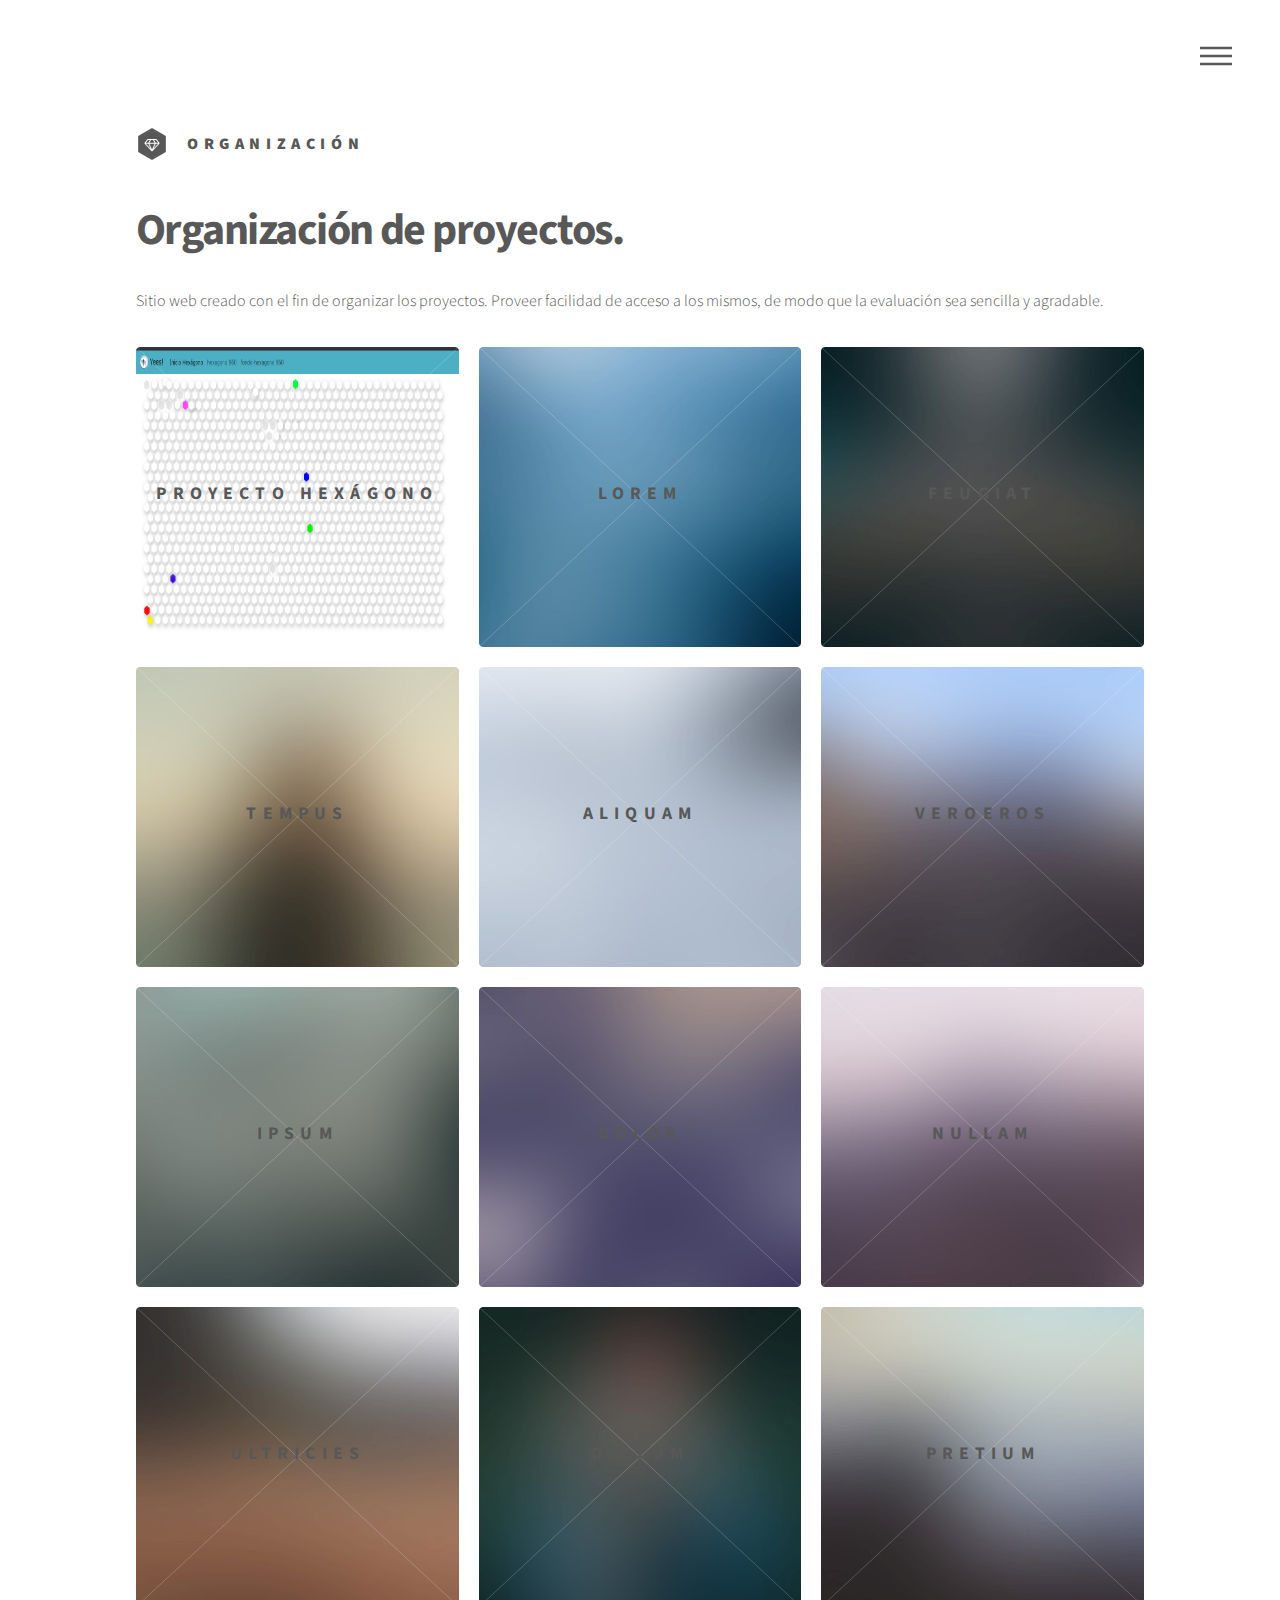
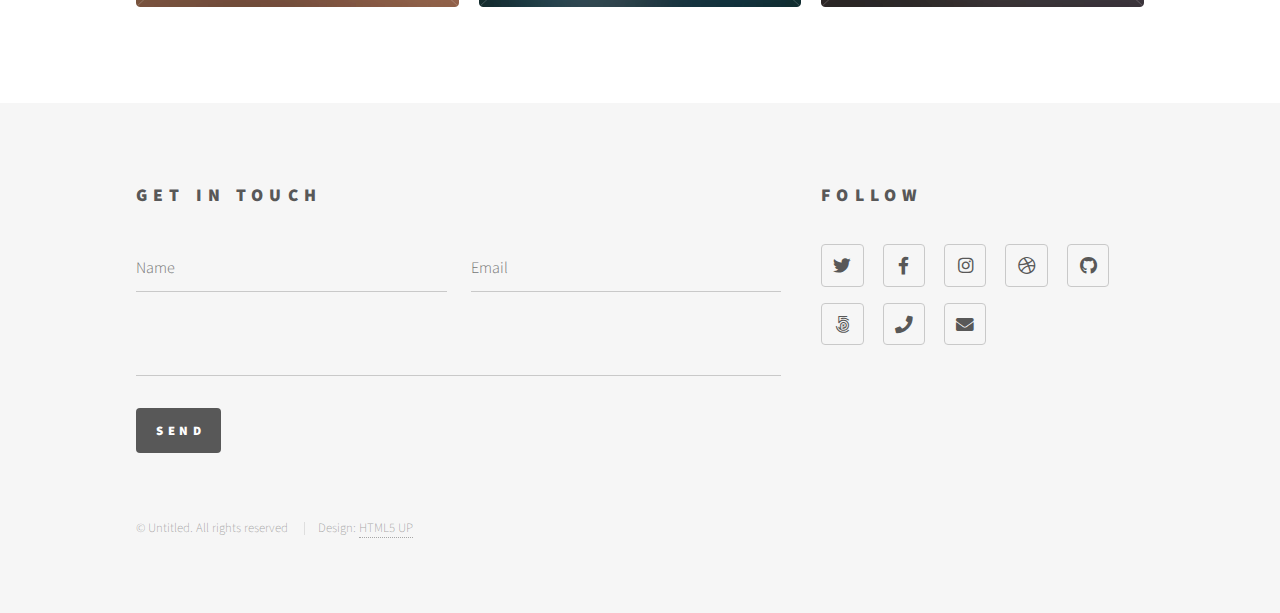
<file: index.html>
<!DOCTYPE HTML>
<!--
	Phantom by HTML5 UP
	html5up.net | @ajlkn
	Free for personal and commercial use under the CCA 3.0 license (html5up.net/license)
-->
<html>
	<head>
		<title>
			Organización
		</title>
		<meta charset="utf-8"/>
		<meta name="viewport" content="width=device-width, initial-scale=1, user-scalable=no"/>
		<link rel="stylesheet" href="assets/css/main.css"/>
		<link rel="stylesheet" href="assets/css/code-css.css"/>
		<!--Start of Tawk.to Script-->
		<script type="text/javascript">
		var Tawk_API=Tawk_API||{}, Tawk_LoadStart=new Date();
		(function(){
		var s1=document.createElement("script"),s0=document.getElementsByTagName("script")[0];
		s1.async=true;
		s1.src='https://embed.tawk.to/64317f9f4247f20fefea89a8/1gtgll3ct';
		s1.charset='UTF-8';
		s1.setAttribute('crossorigin','*');
		s0.parentNode.insertBefore(s1,s0);
		})();
		</script>
		<!--End of Tawk.to Script-->
		<noscript>
			<link rel="stylesheet" href="assets/css/noscript.css"/>
		</noscript>
		<!--Start of Tawk.to Script-->
		<script type="text/javascript">
		var Tawk_API=Tawk_API||{}, Tawk_LoadStart=new Date();
		(function(){
		var s1=document.createElement("script"),s0=document.getElementsByTagName("script")[0];
		s1.async=true;
		s1.src='https://embed.tawk.to/64317f9f4247f20fefea89a8/1gtgll3ct';
		s1.charset='UTF-8';
		s1.setAttribute('crossorigin','*');
		s0.parentNode.insertBefore(s1,s0);
		})();
		</script>
		<!--End of Tawk.to Script-->
	</head>
	<body class="is-preload">
		<!-- Wrapper -->
		<div id="wrapper">
			<!-- Header -->
			<header id="header">
				<div class="inner">
					<!-- Logo -->
					<a href="index.html" class="logo">
						<span class="symbol">
							<img src="images/logo.svg" alt=""/>
						</span>
						<span class="title">
							Organización
						</span>
					</a>
					<!-- Nav -->
					<nav>
						<ul>
							<li>
								<a href="#menu">
									Menú
								</a>
							</li>
						</ul>
					</nav>
				</div>
			</header>
			<!-- Menu -->
			<nav id="menu">
				<h2>
					Menú
				</h2>
				<ul>
					<li>
						<a href="index.html">
							Inicio
						</a>
					</li>
					<!--	<li>	<a href="generic.html">	Ipsum veroeros	</a>	</li>	<li>	<a href="generic.html">	Tempus etiam	</a>	</li>	<li>	<a href="generic.html">	Consequat dolor	</a>	</li>	<li>	<a href="elements.html">	Elements	</a>	</li> -->
				</ul>
			</nav>
			<!-- Main -->
			<div id="main">
				<div class="inner">
					<header>
						<h1>
							Organización de proyectos.
							<br/>
							<!-- template designed by
							<a href="http://html5up.net">
								HTML5 UP
							</a> -->
						</h1>
						<p>
							Sitio web creado con el fin de organizar los proyectos. Proveer facilidad de acceso a los mismos, de modo que la evaluación sea sencilla y agradable.
						</p>
					</header>
					<section class="tiles">
						<article class="style1">
							<span class="image">
								<img src="images/yeeshexagono.png" alt=""/>
							</span>
							<a href="http://yeeshexagono.great-site.net/" target="_blank">
								<h2>
									Proyecto hexágono
								</h2>
								<div class="content">
									<p>
										Visualizar el proyecto en línea.
									</p>
								</div>
							</a>
						</article>
						<article class="style2">
							<span class="image">
								<img src="images/pic02.jpg" alt=""/>
							</span>
							<a href="generic.html">
								<h2>
									Lorem
								</h2>
								<div class="content">
									<p>
										Sed nisl arcu euismod sit amet nisi lorem etiam dolor veroeros et feugiat.
									</p>
								</div>
							</a>
						</article>
						<article class="style3">
							<span class="image">
								<img src="images/pic03.jpg" alt=""/>
							</span>
							<a href="generic.html">
								<h2>
									Feugiat
								</h2>
								<div class="content">
									<p>
										Sed nisl arcu euismod sit amet nisi lorem etiam dolor veroeros et feugiat.
									</p>
								</div>
							</a>
						</article>
						<article class="style4">
							<span class="image">
								<img src="images/pic04.jpg" alt=""/>
							</span>
							<a href="generic.html">
								<h2>
									Tempus
								</h2>
								<div class="content">
									<p>
										Sed nisl arcu euismod sit amet nisi lorem etiam dolor veroeros et feugiat.
									</p>
								</div>
							</a>
						</article>
						<article class="style5">
							<span class="image">
								<img src="images/pic05.jpg" alt=""/>
							</span>
							<a href="generic.html">
								<h2>
									Aliquam
								</h2>
								<div class="content">
									<p>
										Sed nisl arcu euismod sit amet nisi lorem etiam dolor veroeros et feugiat.
									</p>
								</div>
							</a>
						</article>
						<article class="style6">
							<span class="image">
								<img src="images/pic06.jpg" alt=""/>
							</span>
							<a href="generic.html">
								<h2>
									Veroeros
								</h2>
								<div class="content">
									<p>
										Sed nisl arcu euismod sit amet nisi lorem etiam dolor veroeros et feugiat.
									</p>
								</div>
							</a>
						</article>
						<article class="style2">
							<span class="image">
								<img src="images/pic07.jpg" alt=""/>
							</span>
							<a href="generic.html">
								<h2>
									Ipsum
								</h2>
								<div class="content">
									<p>
										Sed nisl arcu euismod sit amet nisi lorem etiam dolor veroeros et feugiat.
									</p>
								</div>
							</a>
						</article>
						<article class="style3">
							<span class="image">
								<img src="images/pic08.jpg" alt=""/>
							</span>
							<a href="generic.html">
								<h2>
									Dolor
								</h2>
								<div class="content">
									<p>
										Sed nisl arcu euismod sit amet nisi lorem etiam dolor veroeros et feugiat.
									</p>
								</div>
							</a>
						</article>
						<article class="style1">
							<span class="image">
								<img src="images/pic09.jpg" alt=""/>
							</span>
							<a href="generic.html">
								<h2>
									Nullam
								</h2>
								<div class="content">
									<p>
										Sed nisl arcu euismod sit amet nisi lorem etiam dolor veroeros et feugiat.
									</p>
								</div>
							</a>
						</article>
						<article class="style5">
							<span class="image">
								<img src="images/pic10.jpg" alt=""/>
							</span>
							<a href="generic.html">
								<h2>
									Ultricies
								</h2>
								<div class="content">
									<p>
										Sed nisl arcu euismod sit amet nisi lorem etiam dolor veroeros et feugiat.
									</p>
								</div>
							</a>
						</article>
						<article class="style6">
							<span class="image">
								<img src="images/pic11.jpg" alt=""/>
							</span>
							<a href="generic.html">
								<h2>
									Dictum
								</h2>
								<div class="content">
									<p>
										Sed nisl arcu euismod sit amet nisi lorem etiam dolor veroeros et feugiat.
									</p>
								</div>
							</a>
						</article>
						<article class="style4">
							<span class="image">
								<img src="images/pic12.jpg" alt=""/>
							</span>
							<a href="generic.html">
								<h2>
									Pretium
								</h2>
								<div class="content">
									<p>
										Sed nisl arcu euismod sit amet nisi lorem etiam dolor veroeros et feugiat.
									</p>
								</div>
							</a>
						</article>
					</section>
				</div>
			</div>
			<!-- Footer -->
			<footer id="footer">
				<div class="inner">
					<section>
						<h2>
							Get in touch
						</h2>
						<form method="post" action="#">
							<div class="fields">
								<div class="field half">
									<input type="text" name="name" id="name" placeholder="Name"/>
								</div>
								<div class="field half">
									<input type="email" name="email" id="email" placeholder="Email"/>
								</div>
								<div class="field">
									<textarea name="message" id="message" placeholder="Message">
									</textarea>
								</div>
							</div>
							<ul class="actions">
								<li>
									<input type="submit" value="Send" class="primary"/>
								</li>
							</ul>
						</form>
					</section>
					<section>
						<h2>
							Follow
						</h2>
						<ul class="icons">
							<li>
								<a href="#" class="icon brands style2 fa-twitter">
									<span class="label">
										Twitter
									</span>
								</a>
							</li>
							<li>
								<a href="#" class="icon brands style2 fa-facebook-f">
									<span class="label">
										Facebook
									</span>
								</a>
							</li>
							<li>
								<a href="#" class="icon brands style2 fa-instagram">
									<span class="label">
										Instagram
									</span>
								</a>
							</li>
							<li>
								<a href="#" class="icon brands style2 fa-dribbble">
									<span class="label">
										Dribbble
									</span>
								</a>
							</li>
							<li>
								<a href="#" class="icon brands style2 fa-github">
									<span class="label">
										GitHub
									</span>
								</a>
							</li>
							<li>
								<a href="#" class="icon brands style2 fa-500px">
									<span class="label">
										500px
									</span>
								</a>
							</li>
							<li>
								<a href="#" class="icon solid style2 fa-phone">
									<span class="label">
										Phone
									</span>
								</a>
							</li>
							<li>
								<a href="#" class="icon solid style2 fa-envelope">
									<span class="label">
										Email
									</span>
								</a>
							</li>
						</ul>
					</section>
					<ul class="copyright">
						<li>
							&copy; Untitled. All rights reserved
						</li>
						<li>
							Design:
							<a href="http://html5up.net">
								HTML5 UP
							</a>
						</li>
					</ul>
				</div>
			</footer>
		</div>
		<!-- Scripts -->
		<script src="assets/js/jquery.min.js"></script>
		<script src="assets/js/browser.min.js"></script>
		<script src="assets/js/breakpoints.min.js"></script>
		<script src="assets/js/util.js"></script>
		<script src="assets/js/main.js"></script>
	</body>
</html>
</file>
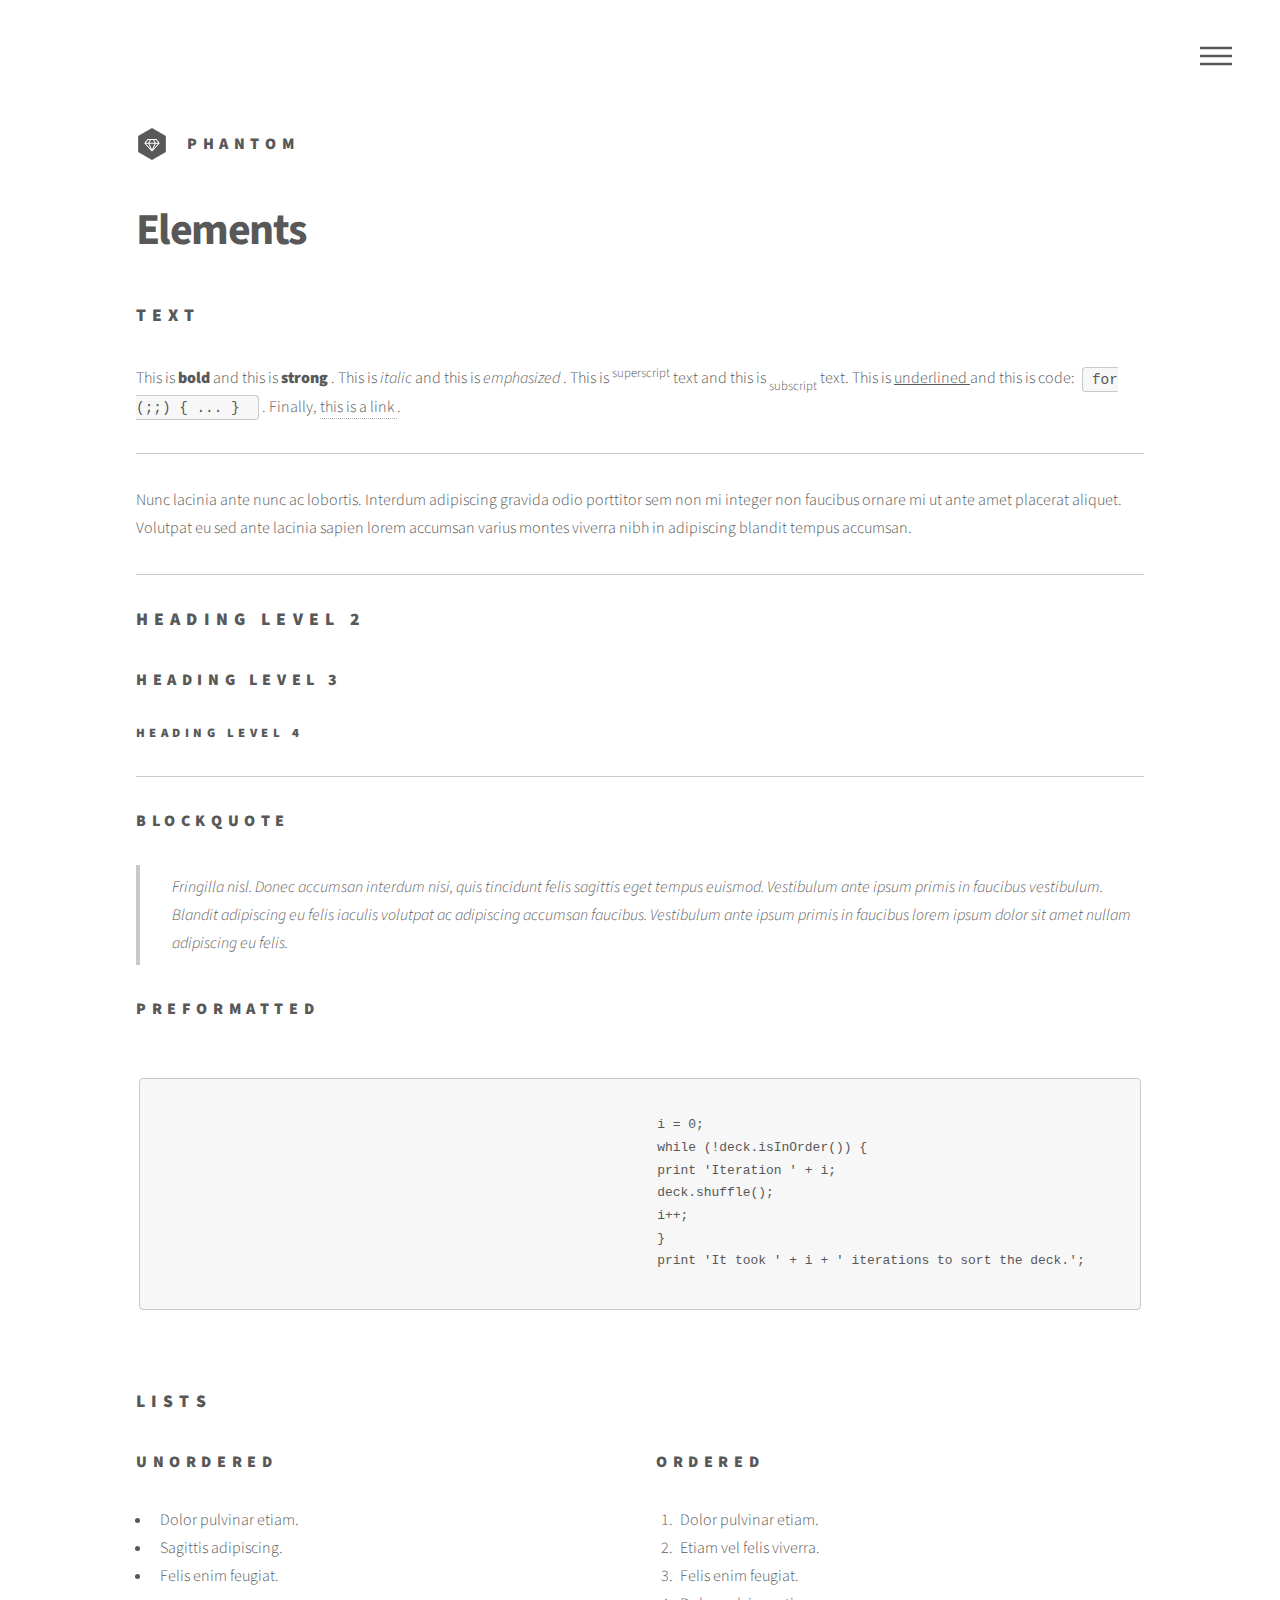
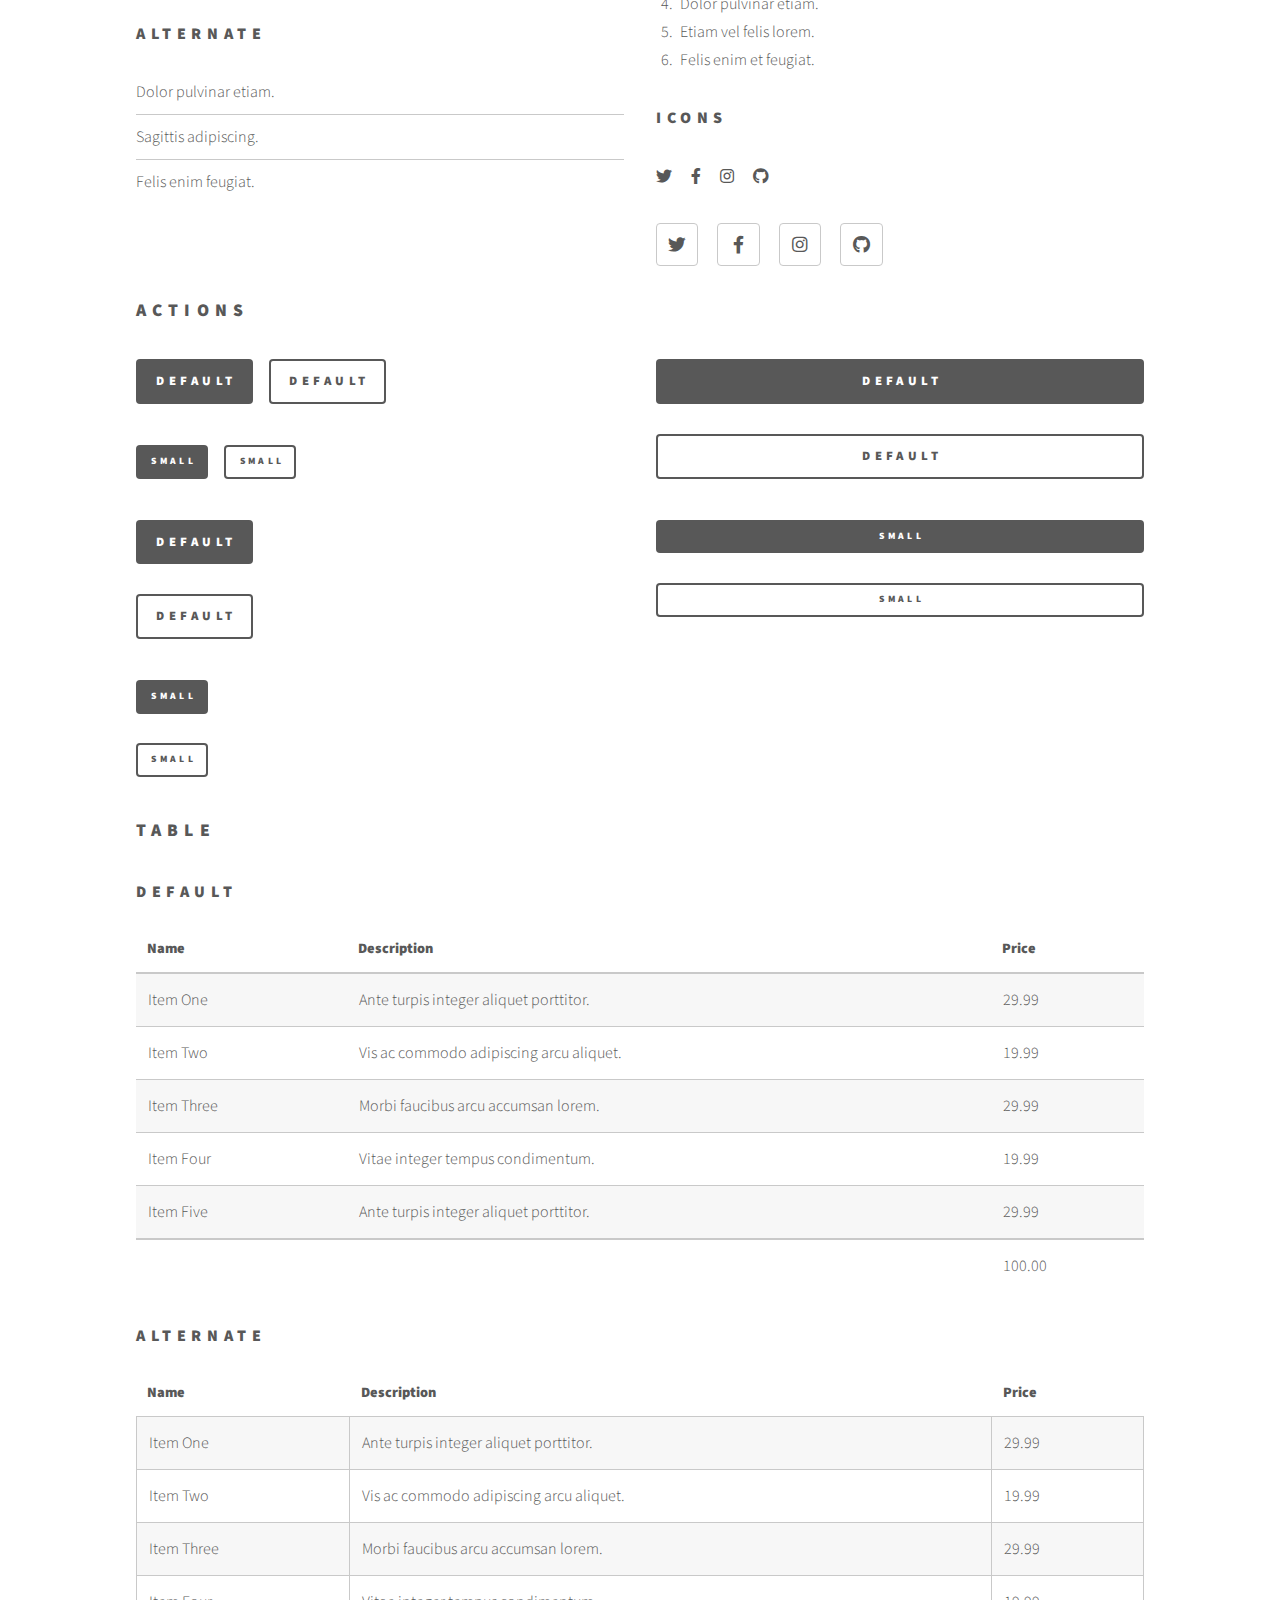
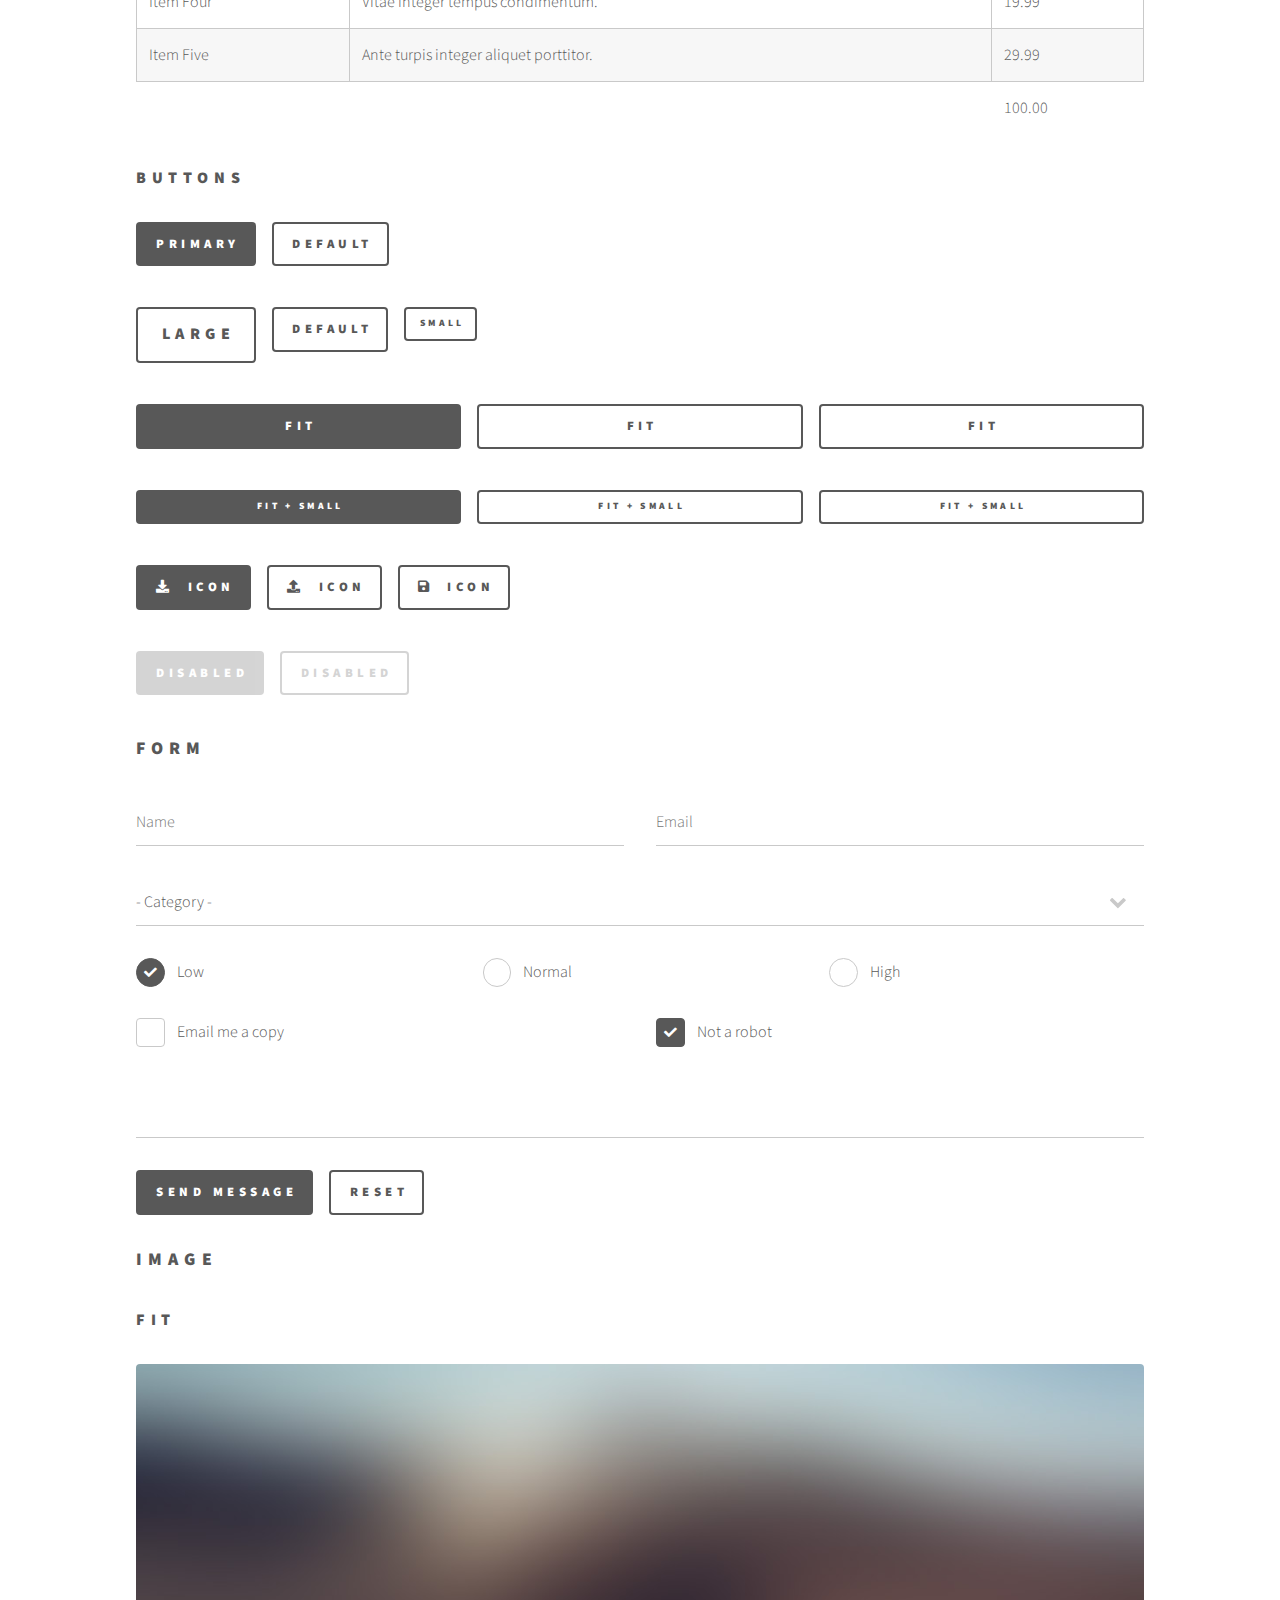
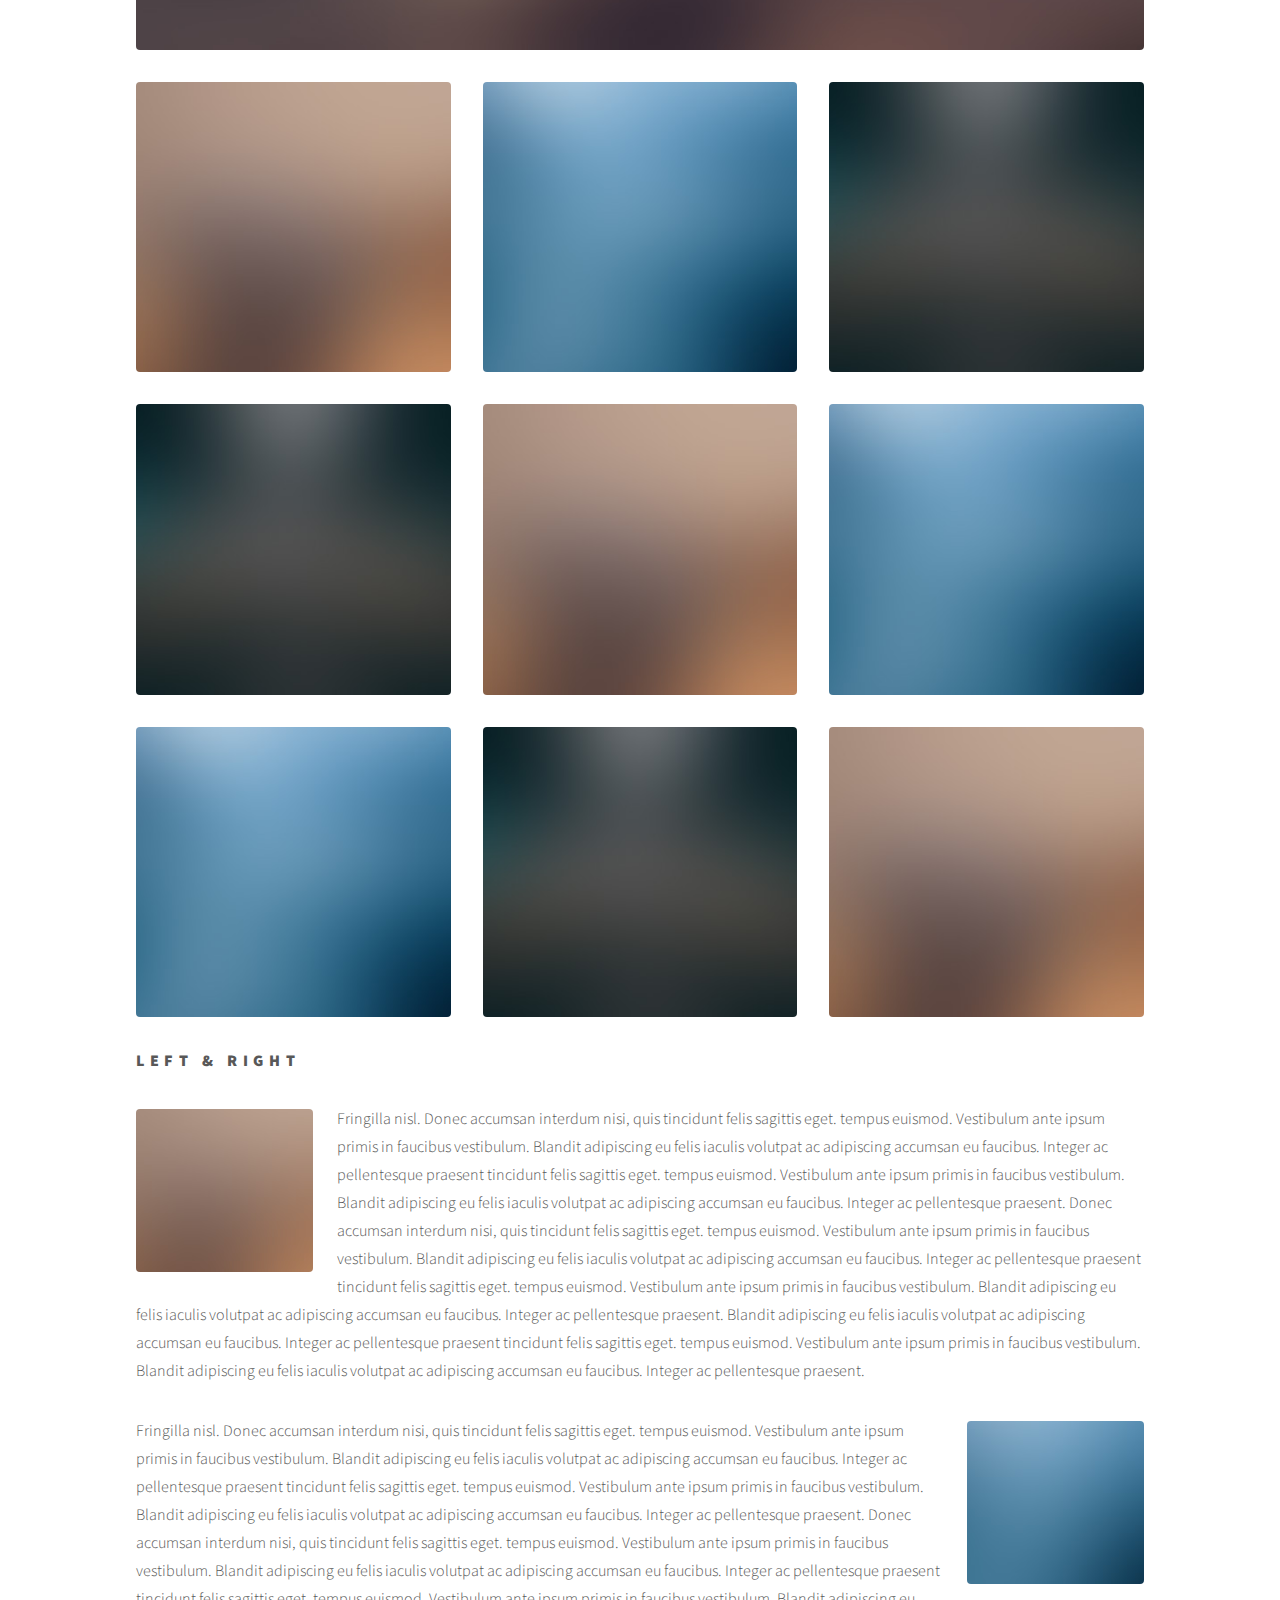
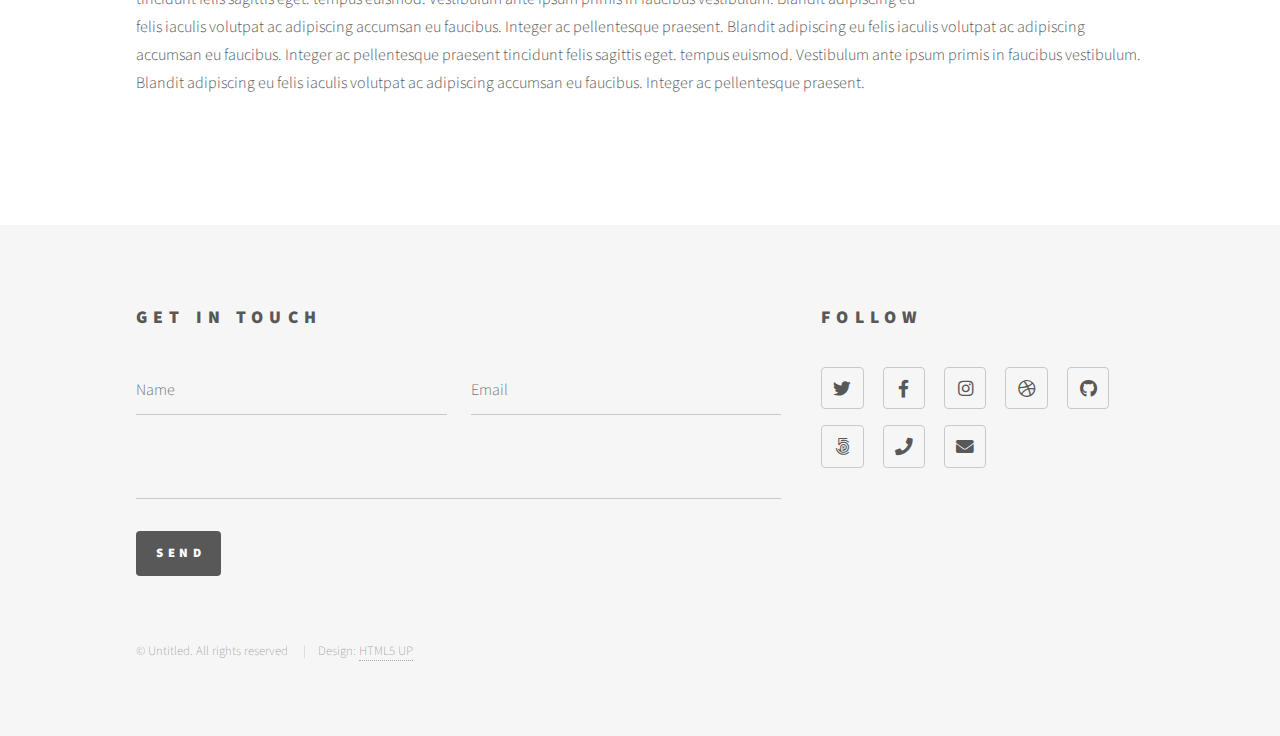
<file: elements.html>
<!DOCTYPE HTML>
<!--
	Phantom by HTML5 UP
	html5up.net | @ajlkn
	Free for personal and commercial use under the CCA 3.0 license (html5up.net/license)
-->
<html>
	<head>
		<title>
			Elements - Phantom by HTML5 UP
		</title>
		<meta charset="utf-8"/>
		<meta name="viewport" content="width=device-width, initial-scale=1, user-scalable=no"/>
		<link rel="stylesheet" href="assets/css/main.css"/>
		<noscript>
			<link rel="stylesheet" href="assets/css/noscript.css"/>
		</noscript>
		<script type="text/javascript" src="./assets/js/chat.js"></script>
	</head>
	<body class="is-preload">
		<!-- Wrapper -->
		<div id="wrapper">
			<!-- Header -->
			<header id="header">
				<div class="inner">
					<!-- Logo -->
					<a href="index.html" class="logo">
						<span class="symbol">
							<img src="images/logo.svg" alt=""/>
						</span>
						<span class="title">
							Phantom
						</span>
					</a>
					<!-- Nav -->
					<nav>
						<ul>
							<li>
								<a href="#menu">
									Menu
								</a>
							</li>
						</ul>
					</nav>
				</div>
			</header>
			<!-- Menu -->
			<nav id="menu">
				<h2>
					Menu
				</h2>
				<ul>
					<li>
						<a href="index.html">
							Home
						</a>
					</li>
					<li>
						<a href="generic.html">
							Ipsum veroeros
						</a>
					</li>
					<li>
						<a href="generic.html">
							Tempus etiam
						</a>
					</li>
					<li>
						<a href="generic.html">
							Consequat dolor
						</a>
					</li>
					<li>
						<a href="elements.html">
							Elements
						</a>
					</li>
				</ul>
			</nav>
			<!-- Main -->
			<div id="main">
				<div class="inner">
					<h1>
						Elements
					</h1>
					<!-- Text -->
					<section>
						<h2>
							Text
						</h2>
						<p>
							This is
							<b>
								bold
							</b>
							and this is
							<strong>
								strong
							</strong>
							. This is
							<i>
								italic
							</i>
							and this is
							<em>
								emphasized
							</em>
							.
							This is
							<sup>
								superscript
							</sup>
							text and this is
							<sub>
								subscript
							</sub>
							text.
							This is
							<u>
								underlined
							</u>
							and this is code:
							<code>
								for (;;) { ... }
							</code>
							. Finally,
							<a href="#">
								this is a link
							</a>
							.
						</p>
						<hr/>
						<p>
							Nunc lacinia ante nunc ac lobortis. Interdum adipiscing gravida odio porttitor sem non mi integer non faucibus ornare mi ut ante amet placerat aliquet. Volutpat eu sed ante lacinia sapien lorem accumsan varius montes viverra nibh in adipiscing blandit tempus accumsan.
						</p>
						<hr/>
						<h2>
							Heading Level 2
						</h2>
						<h3>
							Heading Level 3
						</h3>
						<h4>
							Heading Level 4
						</h4>
						<hr/>
						<h3>
							Blockquote
						</h3>
						<blockquote>
							Fringilla nisl. Donec accumsan interdum nisi, quis tincidunt felis sagittis eget tempus euismod. Vestibulum ante ipsum primis in faucibus vestibulum. Blandit adipiscing eu felis iaculis volutpat ac adipiscing accumsan faucibus. Vestibulum ante ipsum primis in faucibus lorem ipsum dolor sit amet nullam adipiscing eu felis.
						</blockquote>
						<h3>
							Preformatted
						</h3>
						<pre>
							<code>
								i = 0;
								while (!deck.isInOrder()) {
								print 'Iteration ' + i;
								deck.shuffle();
								i++;
								}
								print 'It took ' + i + ' iterations to sort the deck.';
							</code>
						</pre>
					</section>
					<!-- Lists -->
					<section>
						<h2>
							Lists
						</h2>
						<div class="row">
							<div class="col-6 col-12-medium">
								<h3>
									Unordered
								</h3>
								<ul>
									<li>
										Dolor pulvinar etiam.
									</li>
									<li>
										Sagittis adipiscing.
									</li>
									<li>
										Felis enim feugiat.
									</li>
								</ul>
								<h3>
									Alternate
								</h3>
								<ul class="alt">
									<li>
										Dolor pulvinar etiam.
									</li>
									<li>
										Sagittis adipiscing.
									</li>
									<li>
										Felis enim feugiat.
									</li>
								</ul>
							</div>
							<div class="col-6 col-12-medium">
								<h3>
									Ordered
								</h3>
								<ol>
									<li>
										Dolor pulvinar etiam.
									</li>
									<li>
										Etiam vel felis viverra.
									</li>
									<li>
										Felis enim feugiat.
									</li>
									<li>
										Dolor pulvinar etiam.
									</li>
									<li>
										Etiam vel felis lorem.
									</li>
									<li>
										Felis enim et feugiat.
									</li>
								</ol>
								<h3>
									Icons
								</h3>
								<ul class="icons">
									<li>
										<a href="#" class="icon brands style1 fa-twitter">
											<span class="label">
												Twitter
											</span>
										</a>
									</li>
									<li>
										<a href="#" class="icon brands style1 fa-facebook-f">
											<span class="label">
												Facebook
											</span>
										</a>
									</li>
									<li>
										<a href="#" class="icon brands style1 fa-instagram">
											<span class="label">
												Instagram
											</span>
										</a>
									</li>
									<li>
										<a href="#" class="icon brands style1 fa-github">
											<span class="label">
												Github
											</span>
										</a>
									</li>
								</ul>
								<ul class="icons">
									<li>
										<a href="#" class="icon brands style2 fa-twitter">
											<span class="label">
												Twitter
											</span>
										</a>
									</li>
									<li>
										<a href="#" class="icon brands style2 fa-facebook-f">
											<span class="label">
												Facebook
											</span>
										</a>
									</li>
									<li>
										<a href="#" class="icon brands style2 fa-instagram">
											<span class="label">
												Instagram
											</span>
										</a>
									</li>
									<li>
										<a href="#" class="icon brands style2 fa-github">
											<span class="label">
												Github
											</span>
										</a>
									</li>
								</ul>
							</div>
						</div>
						<h2>
							Actions
						</h2>
						<div class="row">
							<div class="col-6 col-12-medium">
								<ul class="actions">
									<li>
										<a href="#" class="button primary">
											Default
										</a>
									</li>
									<li>
										<a href="#" class="button">
											Default
										</a>
									</li>
								</ul>
								<ul class="actions small">
									<li>
										<a href="#" class="button primary small">
											Small
										</a>
									</li>
									<li>
										<a href="#" class="button small">
											Small
										</a>
									</li>
								</ul>
								<ul class="actions stacked">
									<li>
										<a href="#" class="button primary">
											Default
										</a>
									</li>
									<li>
										<a href="#" class="button">
											Default
										</a>
									</li>
								</ul>
								<ul class="actions stacked">
									<li>
										<a href="#" class="button primary small">
											Small
										</a>
									</li>
									<li>
										<a href="#" class="button small">
											Small
										</a>
									</li>
								</ul>
							</div>
							<div class="col-6 col-12-medium">
								<ul class="actions stacked">
									<li>
										<a href="#" class="button primary fit">
											Default
										</a>
									</li>
									<li>
										<a href="#" class="button fit">
											Default
										</a>
									</li>
								</ul>
								<ul class="actions stacked">
									<li>
										<a href="#" class="button primary small fit">
											Small
										</a>
									</li>
									<li>
										<a href="#" class="button small fit">
											Small
										</a>
									</li>
								</ul>
							</div>
						</div>
					</section>
					<!-- Table -->
					<section>
						<h2>
							Table
						</h2>
						<h3>
							Default
						</h3>
						<div class="table-wrapper">
							<table>
								<thead>
									<tr>
										<th>
											Name
										</th>
										<th>
											Description
										</th>
										<th>
											Price
										</th>
									</tr>
								</thead>
								<tbody>
									<tr>
										<td>
											Item One
										</td>
										<td>
											Ante turpis integer aliquet porttitor.
										</td>
										<td>
											29.99
										</td>
									</tr>
									<tr>
										<td>
											Item Two
										</td>
										<td>
											Vis ac commodo adipiscing arcu aliquet.
										</td>
										<td>
											19.99
										</td>
									</tr>
									<tr>
										<td>
											Item Three
										</td>
										<td>
											Morbi faucibus arcu accumsan lorem.
										</td>
										<td>
											29.99
										</td>
									</tr>
									<tr>
										<td>
											Item Four
										</td>
										<td>
											Vitae integer tempus condimentum.
										</td>
										<td>
											19.99
										</td>
									</tr>
									<tr>
										<td>
											Item Five
										</td>
										<td>
											Ante turpis integer aliquet porttitor.
										</td>
										<td>
											29.99
										</td>
									</tr>
								</tbody>
								<tfoot>
									<tr>
										<td colspan="2">
										</td>
										<td>
											100.00
										</td>
									</tr>
								</tfoot>
							</table>
						</div>
						<h3>
							Alternate
						</h3>
						<div class="table-wrapper">
							<table class="alt">
								<thead>
									<tr>
										<th>
											Name
										</th>
										<th>
											Description
										</th>
										<th>
											Price
										</th>
									</tr>
								</thead>
								<tbody>
									<tr>
										<td>
											Item One
										</td>
										<td>
											Ante turpis integer aliquet porttitor.
										</td>
										<td>
											29.99
										</td>
									</tr>
									<tr>
										<td>
											Item Two
										</td>
										<td>
											Vis ac commodo adipiscing arcu aliquet.
										</td>
										<td>
											19.99
										</td>
									</tr>
									<tr>
										<td>
											Item Three
										</td>
										<td>
											Morbi faucibus arcu accumsan lorem.
										</td>
										<td>
											29.99
										</td>
									</tr>
									<tr>
										<td>
											Item Four
										</td>
										<td>
											Vitae integer tempus condimentum.
										</td>
										<td>
											19.99
										</td>
									</tr>
									<tr>
										<td>
											Item Five
										</td>
										<td>
											Ante turpis integer aliquet porttitor.
										</td>
										<td>
											29.99
										</td>
									</tr>
								</tbody>
								<tfoot>
									<tr>
										<td colspan="2">
										</td>
										<td>
											100.00
										</td>
									</tr>
								</tfoot>
							</table>
						</div>
					</section>
					<!-- Buttons -->
					<section>
						<h3>
							Buttons
						</h3>
						<ul class="actions">
							<li>
								<a href="#" class="button primary">
									Primary
								</a>
							</li>
							<li>
								<a href="#" class="button">
									Default
								</a>
							</li>
						</ul>
						<ul class="actions">
							<li>
								<a href="#" class="button large">
									Large
								</a>
							</li>
							<li>
								<a href="#" class="button">
									Default
								</a>
							</li>
							<li>
								<a href="#" class="button small">
									Small
								</a>
							</li>
						</ul>
						<ul class="actions fit">
							<li>
								<a href="#" class="button primary fit">
									Fit
								</a>
							</li>
							<li>
								<a href="#" class="button fit">
									Fit
								</a>
							</li>
							<li>
								<a href="#" class="button fit">
									Fit
								</a>
							</li>
						</ul>
						<ul class="actions fit small">
							<li>
								<a href="#" class="button primary fit small">
									Fit + Small
								</a>
							</li>
							<li>
								<a href="#" class="button fit small">
									Fit + Small
								</a>
							</li>
							<li>
								<a href="#" class="button fit small">
									Fit + Small
								</a>
							</li>
						</ul>
						<ul class="actions">
							<li>
								<a href="#" class="button primary icon solid fa-download">
									Icon
								</a>
							</li>
							<li>
								<a href="#" class="button icon solid fa-upload">
									Icon
								</a>
							</li>
							<li>
								<a href="#" class="button icon solid fa-save">
									Icon
								</a>
							</li>
						</ul>
						<ul class="actions">
							<li>
								<span class="button primary disabled">
									Disabled
								</span>
							</li>
							<li>
								<span class="button disabled">
									Disabled
								</span>
							</li>
						</ul>
					</section>
					<!-- Form -->
					<section>
						<h2>
							Form
						</h2>
						<form method="post" action="#">
							<div class="row gtr-uniform">
								<div class="col-6 col-12-xsmall">
									<input type="text" name="demo-name" id="demo-name" value="" placeholder="Name"/>
								</div>
								<div class="col-6 col-12-xsmall">
									<input type="email" name="demo-email" id="demo-email" value="" placeholder="Email"/>
								</div>
								<div class="col-12">
									<select name="demo-category" id="demo-category">
										<option value="">
											- Category -
										</option>
										<option value="1">
											Manufacturing
										</option>
										<option value="1">
											Shipping
										</option>
										<option value="1">
											Administration
										</option>
										<option value="1">
											Human Resources
										</option>
									</select>
								</div>
								<div class="col-4 col-12-small">
									<input type="radio" id="demo-priority-low" name="demo-priority" checked/>
									<label for="demo-priority-low">
										Low
									</label>
								</div>
								<div class="col-4 col-12-small">
									<input type="radio" id="demo-priority-normal" name="demo-priority"/>
									<label for="demo-priority-normal">
										Normal
									</label>
								</div>
								<div class="col-4 col-12-small">
									<input type="radio" id="demo-priority-high" name="demo-priority"/>
									<label for="demo-priority-high">
										High
									</label>
								</div>
								<div class="col-6 col-12-small">
									<input type="checkbox" id="demo-copy" name="demo-copy"/>
									<label for="demo-copy">
										Email me a copy
									</label>
								</div>
								<div class="col-6 col-12-small">
									<input type="checkbox" id="demo-human" name="demo-human" checked/>
									<label for="demo-human">
										Not a robot
									</label>
								</div>
								<div class="col-12">
									<textarea name="demo-message" id="demo-message" placeholder="Enter your message" rows="6">
									</textarea>
								</div>
								<div class="col-12">
									<ul class="actions">
										<li>
											<input type="submit" value="Send Message" class="primary"/>
										</li>
										<li>
											<input type="reset" value="Reset"/>
										</li>
									</ul>
								</div>
							</div>
						</form>
					</section>
					<!-- Image -->
					<section>
						<h2>
							Image
						</h2>
						<h3>
							Fit
						</h3>
						<div class="box alt">
							<div class="row gtr-uniform">
								<div class="col-12">
									<span class="image fit">
										<img src="images/pic13.jpg" alt=""/>
									</span>
								</div>
								<div class="col-4">
									<span class="image fit">
										<img src="images/pic01.jpg" alt=""/>
									</span>
								</div>
								<div class="col-4">
									<span class="image fit">
										<img src="images/pic02.jpg" alt=""/>
									</span>
								</div>
								<div class="col-4">
									<span class="image fit">
										<img src="images/pic03.jpg" alt=""/>
									</span>
								</div>
								<div class="col-4">
									<span class="image fit">
										<img src="images/pic03.jpg" alt=""/>
									</span>
								</div>
								<div class="col-4">
									<span class="image fit">
										<img src="images/pic01.jpg" alt=""/>
									</span>
								</div>
								<div class="col-4">
									<span class="image fit">
										<img src="images/pic02.jpg" alt=""/>
									</span>
								</div>
								<div class="col-4">
									<span class="image fit">
										<img src="images/pic02.jpg" alt=""/>
									</span>
								</div>
								<div class="col-4">
									<span class="image fit">
										<img src="images/pic03.jpg" alt=""/>
									</span>
								</div>
								<div class="col-4">
									<span class="image fit">
										<img src="images/pic01.jpg" alt=""/>
									</span>
								</div>
							</div>
						</div>
						<h3>
							Left &amp; Right
						</h3>
						<p>
							<span class="image left">
								<img src="images/pic14.jpg" alt=""/>
							</span>
							Fringilla nisl. Donec accumsan interdum nisi, quis tincidunt felis sagittis eget. tempus euismod. Vestibulum ante ipsum primis in faucibus vestibulum. Blandit adipiscing eu felis iaculis volutpat ac adipiscing accumsan eu faucibus. Integer ac pellentesque praesent tincidunt felis sagittis eget. tempus euismod. Vestibulum ante ipsum primis in faucibus vestibulum. Blandit adipiscing eu felis iaculis volutpat ac adipiscing accumsan eu faucibus. Integer ac pellentesque praesent. Donec accumsan interdum nisi, quis tincidunt felis sagittis eget. tempus euismod. Vestibulum ante ipsum primis in faucibus vestibulum. Blandit adipiscing eu felis iaculis volutpat ac adipiscing accumsan eu faucibus. Integer ac pellentesque praesent tincidunt felis sagittis eget. tempus euismod. Vestibulum ante ipsum primis in faucibus vestibulum. Blandit adipiscing eu felis iaculis volutpat ac adipiscing accumsan eu faucibus. Integer ac pellentesque praesent. Blandit adipiscing eu felis iaculis volutpat ac adipiscing accumsan eu faucibus. Integer ac pellentesque praesent tincidunt felis sagittis eget. tempus euismod. Vestibulum ante ipsum primis in faucibus vestibulum. Blandit adipiscing eu felis iaculis volutpat ac adipiscing accumsan eu faucibus. Integer ac pellentesque praesent.
						</p>
						<p>
							<span class="image right">
								<img src="images/pic15.jpg" alt=""/>
							</span>
							Fringilla nisl. Donec accumsan interdum nisi, quis tincidunt felis sagittis eget. tempus euismod. Vestibulum ante ipsum primis in faucibus vestibulum. Blandit adipiscing eu felis iaculis volutpat ac adipiscing accumsan eu faucibus. Integer ac pellentesque praesent tincidunt felis sagittis eget. tempus euismod. Vestibulum ante ipsum primis in faucibus vestibulum. Blandit adipiscing eu felis iaculis volutpat ac adipiscing accumsan eu faucibus. Integer ac pellentesque praesent. Donec accumsan interdum nisi, quis tincidunt felis sagittis eget. tempus euismod. Vestibulum ante ipsum primis in faucibus vestibulum. Blandit adipiscing eu felis iaculis volutpat ac adipiscing accumsan eu faucibus. Integer ac pellentesque praesent tincidunt felis sagittis eget. tempus euismod. Vestibulum ante ipsum primis in faucibus vestibulum. Blandit adipiscing eu felis iaculis volutpat ac adipiscing accumsan eu faucibus. Integer ac pellentesque praesent. Blandit adipiscing eu felis iaculis volutpat ac adipiscing accumsan eu faucibus. Integer ac pellentesque praesent tincidunt felis sagittis eget. tempus euismod. Vestibulum ante ipsum primis in faucibus vestibulum. Blandit adipiscing eu felis iaculis volutpat ac adipiscing accumsan eu faucibus. Integer ac pellentesque praesent.
						</p>
					</section>
				</div>
			</div>
			<!-- Footer -->
			<footer id="footer">
				<div class="inner">
					<section>
						<h2>
							Get in touch
						</h2>
						<form method="post" action="#">
							<div class="fields">
								<div class="field half">
									<input type="text" name="name" id="name" placeholder="Name"/>
								</div>
								<div class="field half">
									<input type="email" name="email" id="email" placeholder="Email"/>
								</div>
								<div class="field">
									<textarea name="message" id="message" placeholder="Message">
									</textarea>
								</div>
							</div>
							<ul class="actions">
								<li>
									<input type="submit" value="Send" class="primary"/>
								</li>
							</ul>
						</form>
					</section>
					<section>
						<h2>
							Follow
						</h2>
						<ul class="icons">
							<li>
								<a href="#" class="icon brands style2 fa-twitter">
									<span class="label">
										Twitter
									</span>
								</a>
							</li>
							<li>
								<a href="#" class="icon brands style2 fa-facebook-f">
									<span class="label">
										Facebook
									</span>
								</a>
							</li>
							<li>
								<a href="#" class="icon brands style2 fa-instagram">
									<span class="label">
										Instagram
									</span>
								</a>
							</li>
							<li>
								<a href="#" class="icon brands style2 fa-dribbble">
									<span class="label">
										Dribbble
									</span>
								</a>
							</li>
							<li>
								<a href="#" class="icon brands style2 fa-github">
									<span class="label">
										GitHub
									</span>
								</a>
							</li>
							<li>
								<a href="#" class="icon brands style2 fa-500px">
									<span class="label">
										500px
									</span>
								</a>
							</li>
							<li>
								<a href="#" class="icon solid style2 fa-phone">
									<span class="label">
										Phone
									</span>
								</a>
							</li>
							<li>
								<a href="#" class="icon solid style2 fa-envelope">
									<span class="label">
										Email
									</span>
								</a>
							</li>
						</ul>
					</section>
					<ul class="copyright">
						<li>
							&copy; Untitled. All rights reserved
						</li>
						<li>
							Design:
							<a href="http://html5up.net">
								HTML5 UP
							</a>
						</li>
					</ul>
				</div>
			</footer>
		</div>
		<!-- Scripts -->
		<script src="assets/js/jquery.min.js"></script>
		<script src="assets/js/browser.min.js"></script>
		<script src="assets/js/breakpoints.min.js"></script>
		<script src="assets/js/util.js"></script>
		<script src="assets/js/main.js"></script>
	</body>
</html>
</file>
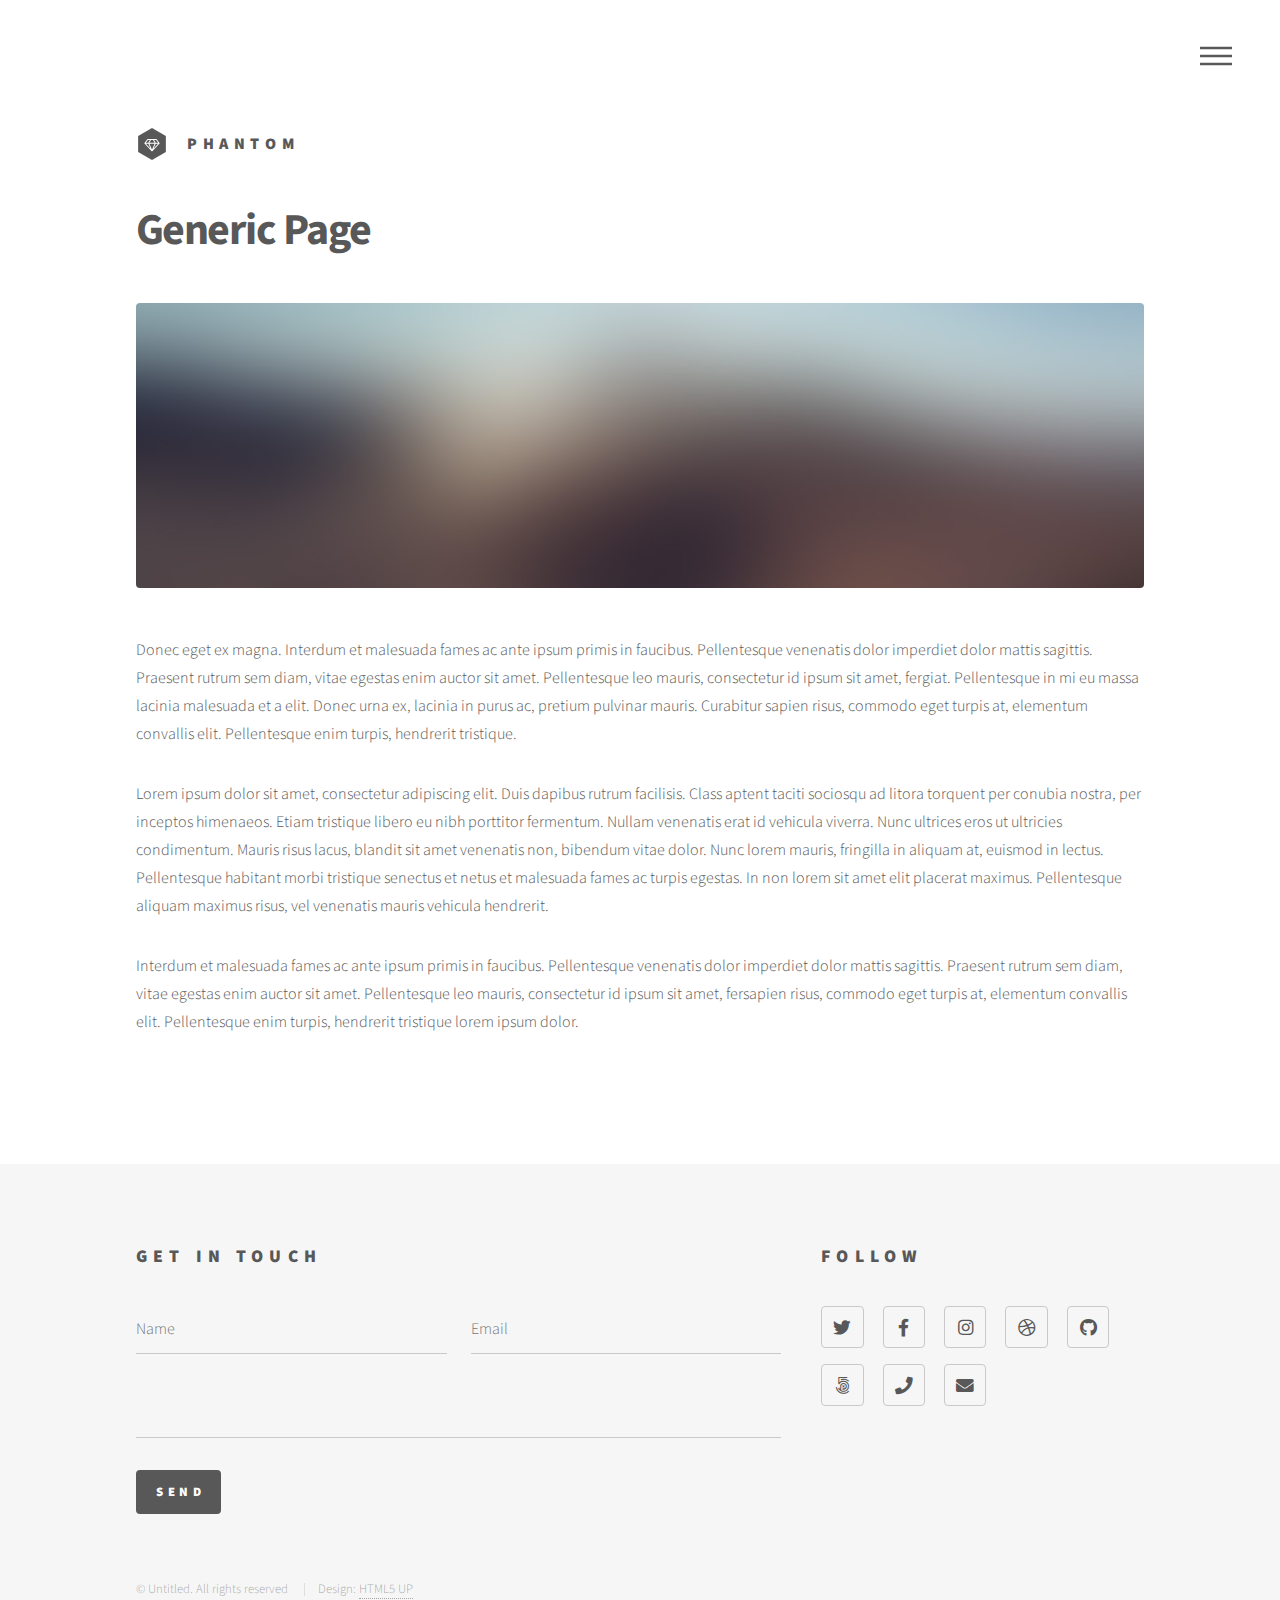
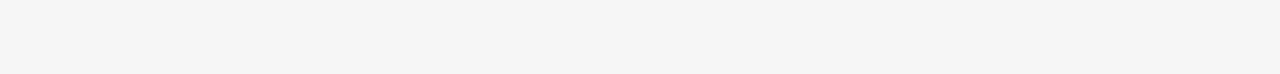
<file: generic1.html>
<!DOCTYPE HTML>
<!--
  Phantom by HTML5 UP
  html5up.net | @ajlkn
  Free for personal and commercial use under the CCA 3.0 license (html5up.net/license)
-->
<html>
  <head>
    <title>
      Generic - Phantom by HTML5 UP
    </title>
    <meta charset="utf-8"/>
    <meta name="viewport" content="width=device-width, initial-scale=1, user-scalable=no"/>
    <link rel="stylesheet" href="assets/css/main.css"/>
    <noscript>
      <link rel="stylesheet" href="assets/css/noscript.css"/>
    </noscript>
    <script type="text/javascript" src="./assets/js/chat.js"></script>
  </head>
  <body class="is-preload">
    <!-- Wrapper -->
    <div id="wrapper">
      <!-- Header -->
      <header id="header">
        <div class="inner">
          <!-- Logo -->
          <a href="index.html" class="logo">
            <span class="symbol">
              <img src="images/logo.svg" alt=""/>
            </span>
            <span class="title">
              Phantom
            </span>
          </a>
          <!-- Nav -->
          <nav>
            <ul>
              <li>
                <a href="#menu">
                  Menu
                </a>
              </li>
            </ul>
          </nav>
        </div>
      </header>
      <!-- Menu -->
      <nav id="menu">
        <h2>
          Menu
        </h2>
        <ul>
          <li>
            <a href="index.html">
              Home
            </a>
          </li>
          <li>
            <a href="generic.html">
              Ipsum veroeros
            </a>
          </li>
          <li>
            <a href="generic.html">
              Tempus etiam
            </a>
          </li>
          <li>
            <a href="generic.html">
              Consequat dolor
            </a>
          </li>
          <li>
            <a href="elements.html">
              Elements
            </a>
          </li>
        </ul>
      </nav>
      <!-- Main -->
      <div id="main">
        <div class="inner">
          <h1>
            Generic Page
          </h1>
          <span class="image main">
            <img src="images/pic13.jpg" alt=""/>
          </span>
          <p>
            Donec eget ex magna. Interdum et malesuada fames ac ante ipsum primis in faucibus. Pellentesque venenatis dolor imperdiet dolor mattis sagittis. Praesent rutrum sem diam, vitae egestas enim auctor sit amet. Pellentesque leo mauris, consectetur id ipsum sit amet, fergiat. Pellentesque in mi eu massa lacinia malesuada et a elit. Donec urna ex, lacinia in purus ac, pretium pulvinar mauris. Curabitur sapien risus, commodo eget turpis at, elementum convallis elit. Pellentesque enim turpis, hendrerit tristique.
          </p>
          <p>
            Lorem ipsum dolor sit amet, consectetur adipiscing elit. Duis dapibus rutrum facilisis. Class aptent taciti sociosqu ad litora torquent per conubia nostra, per inceptos himenaeos. Etiam tristique libero eu nibh porttitor fermentum. Nullam venenatis erat id vehicula viverra. Nunc ultrices eros ut ultricies condimentum. Mauris risus lacus, blandit sit amet venenatis non, bibendum vitae dolor. Nunc lorem mauris, fringilla in aliquam at, euismod in lectus. Pellentesque habitant morbi tristique senectus et netus et malesuada fames ac turpis egestas. In non lorem sit amet elit placerat maximus. Pellentesque aliquam maximus risus, vel venenatis mauris vehicula hendrerit.
          </p>
          <p>
            Interdum et malesuada fames ac ante ipsum primis in faucibus. Pellentesque venenatis dolor imperdiet dolor mattis sagittis. Praesent rutrum sem diam, vitae egestas enim auctor sit amet. Pellentesque leo mauris, consectetur id ipsum sit amet, fersapien risus, commodo eget turpis at, elementum convallis elit. Pellentesque enim turpis, hendrerit tristique lorem ipsum dolor.
          </p>
        </div>
      </div>
      <!-- Footer -->
      <footer id="footer">
        <div class="inner">
          <section>
            <h2>
              Get in touch
            </h2>
            <form method="post" action="#">
              <div class="fields">
                <div class="field half">
                  <input type="text" name="name" id="name" placeholder="Name"/>
                </div>
                <div class="field half">
                  <input type="email" name="email" id="email" placeholder="Email"/>
                </div>
                <div class="field">
                  <textarea name="message" id="message" placeholder="Message">
                  </textarea>
                </div>
              </div>
              <ul class="actions">
                <li>
                  <input type="submit" value="Send" class="primary"/>
                </li>
              </ul>
            </form>
          </section>
          <section>
            <h2>
              Follow
            </h2>
            <ul class="icons">
              <li>
                <a href="#" class="icon brands style2 fa-twitter">
                  <span class="label">
                    Twitter
                  </span>
                </a>
              </li>
              <li>
                <a href="#" class="icon brands style2 fa-facebook-f">
                  <span class="label">
                    Facebook
                  </span>
                </a>
              </li>
              <li>
                <a href="#" class="icon brands style2 fa-instagram">
                  <span class="label">
                    Instagram
                  </span>
                </a>
              </li>
              <li>
                <a href="#" class="icon brands style2 fa-dribbble">
                  <span class="label">
                    Dribbble
                  </span>
                </a>
              </li>
              <li>
                <a href="#" class="icon brands style2 fa-github">
                  <span class="label">
                    GitHub
                  </span>
                </a>
              </li>
              <li>
                <a href="#" class="icon brands style2 fa-500px">
                  <span class="label">
                    500px
                  </span>
                </a>
              </li>
              <li>
                <a href="#" class="icon solid style2 fa-phone">
                  <span class="label">
                    Phone
                  </span>
                </a>
              </li>
              <li>
                <a href="#" class="icon solid style2 fa-envelope">
                  <span class="label">
                    Email
                  </span>
                </a>
              </li>
            </ul>
          </section>
          <ul class="copyright">
            <li>
              &copy; Untitled. All rights reserved
            </li>
            <li>
              Design:
              <a href="http://html5up.net">
                HTML5 UP
              </a>
            </li>
          </ul>
        </div>
      </footer>
    </div>
    <!-- Scripts -->
    <script src="assets/js/jquery.min.js"></script>
    <script src="assets/js/browser.min.js"></script>
    <script src="assets/js/breakpoints.min.js"></script>
    <script src="assets/js/util.js"></script>
    <script src="assets/js/main.js"></script>
  </body>
</html>
</file>
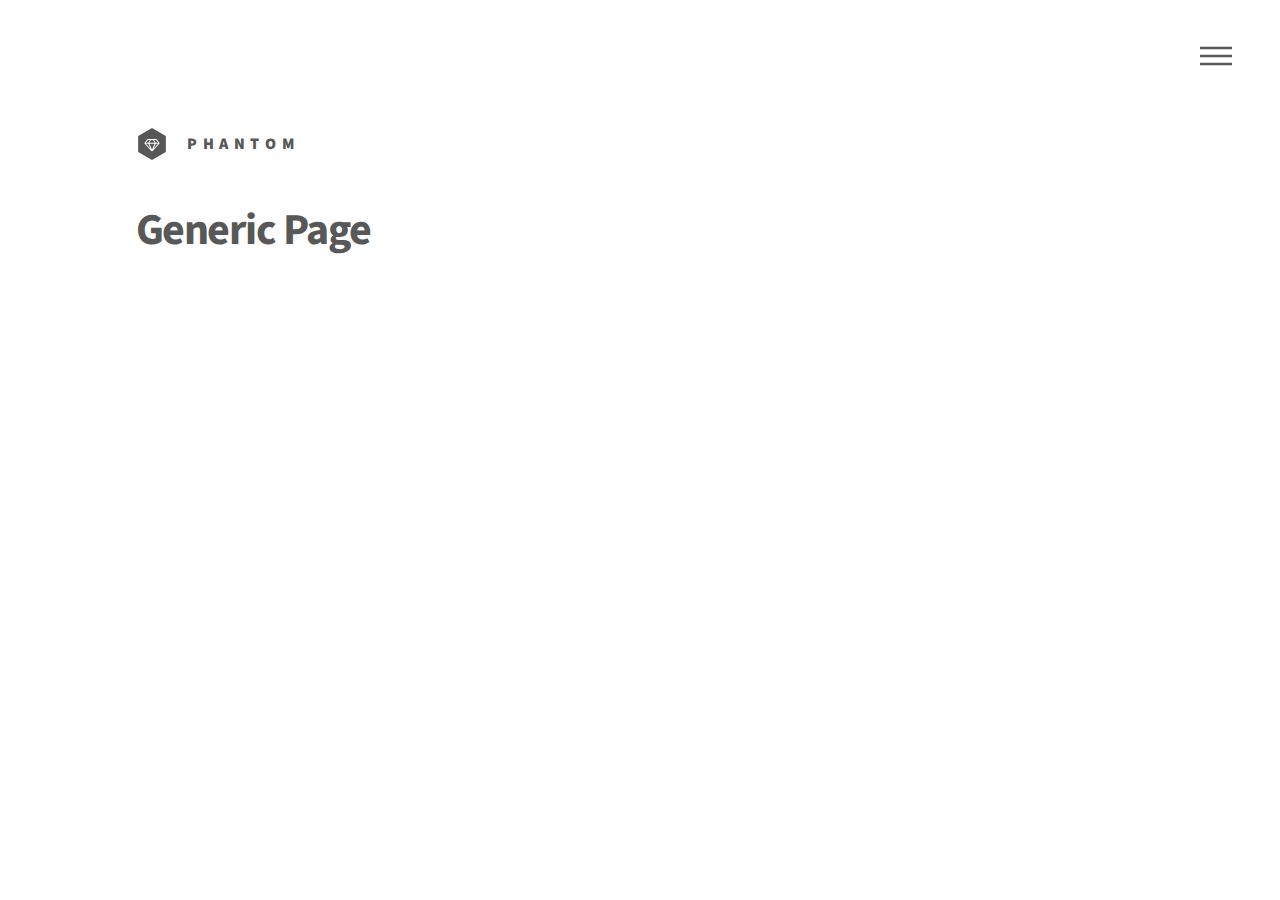
<file: index2.html>
<!DOCTYPE HTML>
<!--
	Phantom by HTML5 UP
	html5up.net | @ajlkn
	Free for personal and commercial use under the CCA 3.0 license (html5up.net/license)
-->
<html>
	<head>
		<title>
			Generic - Phantom by HTML5 UP
		</title>
		<meta charset="utf-8"/>
		<meta name="viewport" content="width=device-width, initial-scale=1, user-scalable=no"/>
		<link rel="stylesheet" href="assets/css/main.css"/>
		<style>	.contenedor { display: flex; justify-content: center; align-items:	/* center; border: 1px solid #ccc; */	/* Puedes añadir un borde si lo deseas */	}	</style>
		<noscript>
			<link rel="stylesheet" href="assets/css/noscript.css"/>
		</noscript>
		<script type="text/javascript" src="./assets/js/chat.js"></script>
	</head>
	<body class="is-preload">
		<!-- Wrapper -->
		<div id="wrapper">
			<!-- Header -->
			<header id="header">
				<div class="inner">
					<!-- Logo -->
					<a href="index.html" class="logo">
						<span class="symbol">
							<img src="images/logo.svg" alt=""/>
						</span>
						<span class="title">
							Phantom
						</span>
					</a>
					<!-- Nav -->
					<nav>
						<ul>
							<li>
								<a href="#menu">
									Menu
								</a>
							</li>
						</ul>
					</nav>
				</div>
			</header>
			<!-- Menu -->
			<nav id="menu">
				<h2>
					Menu
				</h2>
				<ul>
					<li>
						<a href="index.html">
							Home
						</a>
					</li>
					<!-- <li>	<a href="generic.html"> Ipsum veroeros	</a>	</li>	<li>	<a href="generic.html"> Tempus etiam	</a>	</li>	<li>	<a href="generic.html"> Consequat dolor	</a>	</li>	<li>	<a href="elements.html"> Elements	</a>	</li> -->
				</ul>
			</nav>
			<!-- Main -->
			<div id="main">
				<div class="inner">
					<h1>
						Generic Page
					</h1>
					<!-- <span class="image main">
						<img src="images/pic13.jpg" alt=""/>
					</span> -->
					<pre>
					</pre>
					<div class="contenedor">
						<!-- <iframe src="https://www.facebook.com/plugins/post.php?href=https%3A%2F%2Fwww.facebook.com%2FCarlosJimenezGonz%2Fposts%2Fpfbid0JVQk4SDWQSPN5SP3QJ2yq8xioLDzfhsKH2qzQcfDs2zhfeUFZvxBi68gVJmwVFK7l&show_text=true&width=500" width="500" height="500" style="border:none;overflow:hidden" scrolling="no" frameborder="0" allowfullscreen="true" allow="autoplay; clipboard-write; encrypted-media; picture-in-picture; web-share">
						</iframe> -->
					</div>
					<!--	<p>	Donec eget ex magna. Interdum et malesuada fames ac ante ipsum primis in faucibus. Pellentesque venenatis dolor imperdiet dolor mattis sagittis. Praesent rutrum sem diam, vitae egestas enim auctor sit amet. Pellentesque leo mauris, consectetur id ipsum sit amet, fergiat. Pellentesque in mi eu massa lacinia malesuada et a elit. Donec urna ex, lacinia in purus ac, pretium pulvinar mauris. Curabitur sapien risus, commodo eget turpis at, elementum convallis elit. Pellentesque enim turpis, hendrerit tristique.	</p>	<p>	Lorem ipsum dolor sit amet, consectetur adipiscing elit. Duis dapibus rutrum facilisis. Class aptent taciti sociosqu ad litora torquent per conubia nostra, per inceptos himenaeos. Etiam tristique libero eu nibh porttitor fermentum. Nullam venenatis erat id vehicula viverra. Nunc ultrices eros ut ultricies condimentum. Mauris risus lacus, blandit sit amet venenatis non, bibendum vitae dolor. Nunc lorem mauris, fringilla in aliquam at, euismod in lectus. Pellentesque habitant morbi tristique senectus et netus et malesuada fames ac turpis egestas. In non lorem sit amet elit placerat maximus. Pellentesque aliquam maximus risus, vel venenatis mauris vehicula hendrerit.	</p>	<p>	Interdum et malesuada fames ac ante ipsum primis in faucibus. Pellentesque venenatis dolor imperdiet dolor mattis sagittis. Praesent rutrum sem diam, vitae egestas enim auctor sit amet. Pellentesque leo mauris, consectetur id ipsum sit amet, fersapien risus, commodo eget turpis at, elementum convallis elit. Pellentesque enim turpis, hendrerit tristique lorem ipsum dolor.	</p> -->
				</div>
			</div>
			<!-- Footer -->
			<!-- <footer id="footer">
				<div class="inner">
					<section>
						<h2>
							Get in touch
						</h2>
						<form method="post" action="#">
							<div class="fields">
								<div class="field half">
									<input type="text" name="name" id="name" placeholder="Name"/>
								</div>
								<div class="field half">
									<input type="email" name="email" id="email" placeholder="Email"/>
								</div>
								<div class="field">
									<textarea name="message" id="message" placeholder="Message">
									</textarea>
								</div>
							</div>
							<ul class="actions">
								<li>
									<input type="submit" value="Send" class="primary"/>
								</li>
							</ul>
						</form>
					</section>
					<section>
						<h2>
							Follow
						</h2>
						<ul class="icons">
							<li>
								<a href="#" class="icon brands style2 fa-twitter">
									<span class="label">
										Twitter
									</span>
								</a>
							</li>
							<li>
								<a href="#" class="icon brands style2 fa-facebook-f">
									<span class="label">
										Facebook
									</span>
								</a>
							</li>
							<li>
								<a href="#" class="icon brands style2 fa-instagram">
									<span class="label">
										Instagram
									</span>
								</a>
							</li>
							<li>
								<a href="#" class="icon brands style2 fa-dribbble">
									<span class="label">
										Dribbble
									</span>
								</a>
							</li>
							<li>
								<a href="#" class="icon brands style2 fa-github">
									<span class="label">
										GitHub
									</span>
								</a>
							</li>
							<li>
								<a href="#" class="icon brands style2 fa-500px">
									<span class="label">
										500px
									</span>
								</a>
							</li>
							<li>
								<a href="#" class="icon solid style2 fa-phone">
									<span class="label">
										Phone
									</span>
								</a>
							</li>
							<li>
								<a href="#" class="icon solid style2 fa-envelope">
									<span class="label">
										Email
									</span>
								</a>
							</li>
						</ul>
					</section>
					<ul class="copyright">
						<li>
							&copy; Untitled. All rights reserved
						</li>
						<li>
							Design:
							<a href="http://html5up.net">
								HTML5 UP
							</a>
						</li>
					</ul>
				</div>
			</footer> -->
		</div>
		<!-- Scripts -->
		<script src="assets/js/jquery.min.js"></script>
		<script src="assets/js/browser.min.js"></script>
		<script src="assets/js/breakpoints.min.js"></script>
		<script src="assets/js/util.js"></script>
		<script src="assets/js/main.js"></script>
	</body>
</html>
</file>
<file: assets/css/code-css.css>
.image img {
	height: 300px !important;
}

.tiles article h2,
.tiles article .content p {
	font-weight: bold !important;
	color: #585858 !important;
}
</file>
<file: assets/css/noscript.css>
/*
	Phantom by HTML5 UP
	html5up.net | @ajlkn
	Free for personal and commercial use under the CCA 3.0 license (html5up.net/license)
*/

/* Tiles */

	body.is-preload .tiles article {
		-moz-transform: none;
		-webkit-transform: none;
		-ms-transform: none;
		transform: none;
		opacity: 1;
	}
</file>
<file: assets/css/main.css>
@import url(fontawesome-all.min.css);
@import url("https://fonts.googleapis.com/css?family=Source+Sans+Pro:300,700,900");
/*
	Phantom by HTML5 UP
	html5up.net | @ajlkn
	Free for personal and commercial use under the CCA 3.0 license (html5up.net/license)
*/

html,
body,
div,
span,
applet,
object,
iframe,
h1,
h2,
h3,
h4,
h5,
h6,
p,
blockquote,
pre,
a,
abbr,
acronym,
address,
big,
cite,
code,
del,
dfn,
em,
img,
ins,
kbd,
q,
s,
samp,
small,
strike,
strong,
sub,
sup,
tt,
var,
b,
u,
i,
center,
dl,
dt,
dd,
ol,
ul,
li,
fieldset,
form,
label,
legend,
table,
caption,
tbody,
tfoot,
thead,
tr,
th,
td,
article,
aside,
canvas,
details,
embed,
figure,
figcaption,
footer,
header,
hgroup,
menu,
nav,
output,
ruby,
section,
summary,
time,
mark,
audio,
video {
	margin: 0;
	padding: 0;
	border: 0;
	font-size: 100%;
	font: inherit;
	vertical-align: baseline;
}

article,
aside,
details,
figcaption,
figure,
footer,
header,
hgroup,
menu,
nav,
section {
	display: block;
}

body {
	line-height: 1;
}

ol,
ul {
	list-style: none;
}

blockquote,
q {
	quotes: none;
}

blockquote:before,
blockquote:after,
q:before,
q:after {
	content: '';
	content: none;
}

table {
	border-collapse: collapse;
	border-spacing: 0;
}

body {
	-webkit-text-size-adjust: none;
}

mark {
	background-color: transparent;
	color: inherit;
}

input::-moz-focus-inner {
	border: 0;
	padding: 0;
}

input,
select,
textarea {
	-moz-appearance: none;
	-webkit-appearance: none;
	-ms-appearance: none;
	appearance: none;
}

/* Basic */

@-ms-viewport {
	width: device-width;
}

body {
	-ms-overflow-style: scrollbar;
}

@media screen and (max-width: 480px) {
	html,
	body {
		min-width: 320px;
	}
}

html {
	box-sizing: border-box;
}

*,
*:before,
*:after {
	box-sizing: inherit;
}

body {
	background: #ffffff;
}

body.is-preload *,
body.is-preload *:before,
body.is-preload *:after {
	-moz-animation: none !important;
	-webkit-animation: none !important;
	-ms-animation: none !important;
	animation: none !important;
	-moz-transition: none !important;
	-webkit-transition: none !important;
	-ms-transition: none !important;
	transition: none !important;
}

/* Type */

body,
input,
select,
textarea {
	color: #585858;
	font-family: "Source Sans Pro", Helvetica, sans-serif;
	font-size: 16pt;
	font-weight: 300;
	line-height: 1.75;
}

@media screen and (max-width: 1680px) {
	body,
	input,
	select,
	textarea {
		font-size: 14pt;
	}
}

@media screen and (max-width: 1280px) {
	body,
	input,
	select,
	textarea {
		font-size: 12pt;
	}
}

a {
	-moz-transition: border-bottom-color 0.2s ease, color 0.2s ease;
	-webkit-transition: border-bottom-color 0.2s ease, color 0.2s ease;
	-ms-transition: border-bottom-color 0.2s ease, color 0.2s ease;
	transition: border-bottom-color 0.2s ease, color 0.2s ease;
	text-decoration: none;
	color: #585858;
	border-bottom: dotted 1px rgba(88, 88, 88, 0.5);
}

a:hover {
	border-bottom-color: transparent;
	color: #f2849e !important;
}

strong,
b {
	font-weight: 900;
}

em,
i {
	font-style: italic;
}

p {
	margin: 0 0 2em 0;
}

h1 {
	font-size: 2.75em;
	font-weight: 700;
	line-height: 1.3;
	margin: 0 0 1em 0;
	letter-spacing: -0.035em;
}

h1 a {
	color: inherit;
}

@media screen and (max-width: 736px) {
	h1 {
		font-size: 2em;
		margin: 0 0 1em 0;
	}
}

@media screen and (max-width: 360px) {
	h1 {
		font-size: 1.75em;
	}
}

h2,
h3,
h4,
h5,
h6 {
	font-weight: 900;
	line-height: 1.5;
	margin: 0 0 2em 0;
	text-transform: uppercase;
	letter-spacing: 0.35em;
}

h2 a,
h3 a,
h4 a,
h5 a,
h6 a {
	color: inherit;
}

h2 {
	font-size: 1.1em;
}

h3 {
	font-size: 1em;
}

h4 {
	font-size: 0.8em;
}

h5 {
	font-size: 0.8em;
}

h6 {
	font-size: 0.8em;
}

@media screen and (max-width: 980px) {
	h1 br,
	h2 br,
	h3 br,
	h4 br,
	h5 br,
	h6 br {
		display: none;
	}
}

@media screen and (max-width: 736px) {
	h2 {
		font-size: 1em;
	}
	h3 {
		font-size: 0.8em;
	}
}

sub {
	font-size: 0.8em;
	position: relative;
	top: 0.5em;
}

sup {
	font-size: 0.8em;
	position: relative;
	top: -0.5em;
}

blockquote {
	border-left: solid 4px #c9c9c9;
	font-style: italic;
	margin: 0 0 2em 0;
	padding: 0.5em 0 0.5em 2em;
}

code {
	background: rgba(144, 144, 144, 0.075);
	border-radius: 4px;
	border: solid 1px #c9c9c9;
	font-family: "Courier New", monospace;
	font-size: 0.9em;
	margin: 0 0.25em;
	padding: 0.25em 0.65em;
}

pre {
	-webkit-overflow-scrolling: touch;
	font-family: "Courier New", monospace;
	font-size: 0.9em;
	margin: 0 0 2em 0;
}

pre code {
	display: block;
	line-height: 1.75;
	padding: 1em 1.5em;
	overflow-x: auto;
}

hr {
	border: 0;
	border-bottom: solid 1px #c9c9c9;
	margin: 2em 0;
}

hr.major {
	margin: 3em 0;
}

.align-left {
	text-align: left;
}

.align-center {
	text-align: center;
}

.align-right {
	text-align: right;
}

/* Row */

.row {
	display: flex;
	flex-wrap: wrap;
	box-sizing: border-box;
	align-items: stretch;
}

.row > * {
	box-sizing: border-box;
}

.row.gtr-uniform > * > :last-child {
	margin-bottom: 0;
}

.row.aln-left {
	justify-content: flex-start;
}

.row.aln-center {
	justify-content: center;
}

.row.aln-right {
	justify-content: flex-end;
}

.row.aln-top {
	align-items: flex-start;
}

.row.aln-middle {
	align-items: center;
}

.row.aln-bottom {
	align-items: flex-end;
}

.row > .imp {
	order: -1;
}

.row > .col-1 {
	width: 8.33333%;
}

.row > .off-1 {
	margin-left: 8.33333%;
}

.row > .col-2 {
	width: 16.66667%;
}

.row > .off-2 {
	margin-left: 16.66667%;
}

.row > .col-3 {
	width: 25%;
}

.row > .off-3 {
	margin-left: 25%;
}

.row > .col-4 {
	width: 33.33333%;
}

.row > .off-4 {
	margin-left: 33.33333%;
}

.row > .col-5 {
	width: 41.66667%;
}

.row > .off-5 {
	margin-left: 41.66667%;
}

.row > .col-6 {
	width: 50%;
}

.row > .off-6 {
	margin-left: 50%;
}

.row > .col-7 {
	width: 58.33333%;
}

.row > .off-7 {
	margin-left: 58.33333%;
}

.row > .col-8 {
	width: 66.66667%;
}

.row > .off-8 {
	margin-left: 66.66667%;
}

.row > .col-9 {
	width: 75%;
}

.row > .off-9 {
	margin-left: 75%;
}

.row > .col-10 {
	width: 83.33333%;
}

.row > .off-10 {
	margin-left: 83.33333%;
}

.row > .col-11 {
	width: 91.66667%;
}

.row > .off-11 {
	margin-left: 91.66667%;
}

.row > .col-12 {
	width: 100%;
}

.row > .off-12 {
	margin-left: 100%;
}

.row.gtr-0 {
	margin-top: 0;
	margin-left: 0em;
}

.row.gtr-0 > * {
	padding: 0 0 0 0em;
}

.row.gtr-0.gtr-uniform {
	margin-top: 0em;
}

.row.gtr-0.gtr-uniform > * {
	padding-top: 0em;
}

.row.gtr-25 {
	margin-top: 0;
	margin-left: -0.5em;
}

.row.gtr-25 > * {
	padding: 0 0 0 0.5em;
}

.row.gtr-25.gtr-uniform {
	margin-top: -0.5em;
}

.row.gtr-25.gtr-uniform > * {
	padding-top: 0.5em;
}

.row.gtr-50 {
	margin-top: 0;
	margin-left: -1em;
}

.row.gtr-50 > * {
	padding: 0 0 0 1em;
}

.row.gtr-50.gtr-uniform {
	margin-top: -1em;
}

.row.gtr-50.gtr-uniform > * {
	padding-top: 1em;
}

.row {
	margin-top: 0;
	margin-left: -2em;
}

.row > * {
	padding: 0 0 0 2em;
}

.row.gtr-uniform {
	margin-top: -2em;
}

.row.gtr-uniform > * {
	padding-top: 2em;
}

.row.gtr-150 {
	margin-top: 0;
	margin-left: -3em;
}

.row.gtr-150 > * {
	padding: 0 0 0 3em;
}

.row.gtr-150.gtr-uniform {
	margin-top: -3em;
}

.row.gtr-150.gtr-uniform > * {
	padding-top: 3em;
}

.row.gtr-200 {
	margin-top: 0;
	margin-left: -4em;
}

.row.gtr-200 > * {
	padding: 0 0 0 4em;
}

.row.gtr-200.gtr-uniform {
	margin-top: -4em;
}

.row.gtr-200.gtr-uniform > * {
	padding-top: 4em;
}

@media screen and (max-width: 1680px) {
	.row {
		display: flex;
		flex-wrap: wrap;
		box-sizing: border-box;
		align-items: stretch;
	}
	.row > * {
		box-sizing: border-box;
	}
	.row.gtr-uniform > * > :last-child {
		margin-bottom: 0;
	}
	.row.aln-left {
		justify-content: flex-start;
	}
	.row.aln-center {
		justify-content: center;
	}
	.row.aln-right {
		justify-content: flex-end;
	}
	.row.aln-top {
		align-items: flex-start;
	}
	.row.aln-middle {
		align-items: center;
	}
	.row.aln-bottom {
		align-items: flex-end;
	}
	.row > .imp-xlarge {
		order: -1;
	}
	.row > .col-1-xlarge {
		width: 8.33333%;
	}
	.row > .off-1-xlarge {
		margin-left: 8.33333%;
	}
	.row > .col-2-xlarge {
		width: 16.66667%;
	}
	.row > .off-2-xlarge {
		margin-left: 16.66667%;
	}
	.row > .col-3-xlarge {
		width: 25%;
	}
	.row > .off-3-xlarge {
		margin-left: 25%;
	}
	.row > .col-4-xlarge {
		width: 33.33333%;
	}
	.row > .off-4-xlarge {
		margin-left: 33.33333%;
	}
	.row > .col-5-xlarge {
		width: 41.66667%;
	}
	.row > .off-5-xlarge {
		margin-left: 41.66667%;
	}
	.row > .col-6-xlarge {
		width: 50%;
	}
	.row > .off-6-xlarge {
		margin-left: 50%;
	}
	.row > .col-7-xlarge {
		width: 58.33333%;
	}
	.row > .off-7-xlarge {
		margin-left: 58.33333%;
	}
	.row > .col-8-xlarge {
		width: 66.66667%;
	}
	.row > .off-8-xlarge {
		margin-left: 66.66667%;
	}
	.row > .col-9-xlarge {
		width: 75%;
	}
	.row > .off-9-xlarge {
		margin-left: 75%;
	}
	.row > .col-10-xlarge {
		width: 83.33333%;
	}
	.row > .off-10-xlarge {
		margin-left: 83.33333%;
	}
	.row > .col-11-xlarge {
		width: 91.66667%;
	}
	.row > .off-11-xlarge {
		margin-left: 91.66667%;
	}
	.row > .col-12-xlarge {
		width: 100%;
	}
	.row > .off-12-xlarge {
		margin-left: 100%;
	}
	.row.gtr-0 {
		margin-top: 0;
		margin-left: 0em;
	}
	.row.gtr-0 > * {
		padding: 0 0 0 0em;
	}
	.row.gtr-0.gtr-uniform {
		margin-top: 0em;
	}
	.row.gtr-0.gtr-uniform > * {
		padding-top: 0em;
	}
	.row.gtr-25 {
		margin-top: 0;
		margin-left: -0.5em;
	}
	.row.gtr-25 > * {
		padding: 0 0 0 0.5em;
	}
	.row.gtr-25.gtr-uniform {
		margin-top: -0.5em;
	}
	.row.gtr-25.gtr-uniform > * {
		padding-top: 0.5em;
	}
	.row.gtr-50 {
		margin-top: 0;
		margin-left: -1em;
	}
	.row.gtr-50 > * {
		padding: 0 0 0 1em;
	}
	.row.gtr-50.gtr-uniform {
		margin-top: -1em;
	}
	.row.gtr-50.gtr-uniform > * {
		padding-top: 1em;
	}
	.row {
		margin-top: 0;
		margin-left: -2em;
	}
	.row > * {
		padding: 0 0 0 2em;
	}
	.row.gtr-uniform {
		margin-top: -2em;
	}
	.row.gtr-uniform > * {
		padding-top: 2em;
	}
	.row.gtr-150 {
		margin-top: 0;
		margin-left: -3em;
	}
	.row.gtr-150 > * {
		padding: 0 0 0 3em;
	}
	.row.gtr-150.gtr-uniform {
		margin-top: -3em;
	}
	.row.gtr-150.gtr-uniform > * {
		padding-top: 3em;
	}
	.row.gtr-200 {
		margin-top: 0;
		margin-left: -4em;
	}
	.row.gtr-200 > * {
		padding: 0 0 0 4em;
	}
	.row.gtr-200.gtr-uniform {
		margin-top: -4em;
	}
	.row.gtr-200.gtr-uniform > * {
		padding-top: 4em;
	}
}

@media screen and (max-width: 1280px) {
	.row {
		display: flex;
		flex-wrap: wrap;
		box-sizing: border-box;
		align-items: stretch;
	}
	.row > * {
		box-sizing: border-box;
	}
	.row.gtr-uniform > * > :last-child {
		margin-bottom: 0;
	}
	.row.aln-left {
		justify-content: flex-start;
	}
	.row.aln-center {
		justify-content: center;
	}
	.row.aln-right {
		justify-content: flex-end;
	}
	.row.aln-top {
		align-items: flex-start;
	}
	.row.aln-middle {
		align-items: center;
	}
	.row.aln-bottom {
		align-items: flex-end;
	}
	.row > .imp-large {
		order: -1;
	}
	.row > .col-1-large {
		width: 8.33333%;
	}
	.row > .off-1-large {
		margin-left: 8.33333%;
	}
	.row > .col-2-large {
		width: 16.66667%;
	}
	.row > .off-2-large {
		margin-left: 16.66667%;
	}
	.row > .col-3-large {
		width: 25%;
	}
	.row > .off-3-large {
		margin-left: 25%;
	}
	.row > .col-4-large {
		width: 33.33333%;
	}
	.row > .off-4-large {
		margin-left: 33.33333%;
	}
	.row > .col-5-large {
		width: 41.66667%;
	}
	.row > .off-5-large {
		margin-left: 41.66667%;
	}
	.row > .col-6-large {
		width: 50%;
	}
	.row > .off-6-large {
		margin-left: 50%;
	}
	.row > .col-7-large {
		width: 58.33333%;
	}
	.row > .off-7-large {
		margin-left: 58.33333%;
	}
	.row > .col-8-large {
		width: 66.66667%;
	}
	.row > .off-8-large {
		margin-left: 66.66667%;
	}
	.row > .col-9-large {
		width: 75%;
	}
	.row > .off-9-large {
		margin-left: 75%;
	}
	.row > .col-10-large {
		width: 83.33333%;
	}
	.row > .off-10-large {
		margin-left: 83.33333%;
	}
	.row > .col-11-large {
		width: 91.66667%;
	}
	.row > .off-11-large {
		margin-left: 91.66667%;
	}
	.row > .col-12-large {
		width: 100%;
	}
	.row > .off-12-large {
		margin-left: 100%;
	}
	.row.gtr-0 {
		margin-top: 0;
		margin-left: 0em;
	}
	.row.gtr-0 > * {
		padding: 0 0 0 0em;
	}
	.row.gtr-0.gtr-uniform {
		margin-top: 0em;
	}
	.row.gtr-0.gtr-uniform > * {
		padding-top: 0em;
	}
	.row.gtr-25 {
		margin-top: 0;
		margin-left: -0.5em;
	}
	.row.gtr-25 > * {
		padding: 0 0 0 0.5em;
	}
	.row.gtr-25.gtr-uniform {
		margin-top: -0.5em;
	}
	.row.gtr-25.gtr-uniform > * {
		padding-top: 0.5em;
	}
	.row.gtr-50 {
		margin-top: 0;
		margin-left: -1em;
	}
	.row.gtr-50 > * {
		padding: 0 0 0 1em;
	}
	.row.gtr-50.gtr-uniform {
		margin-top: -1em;
	}
	.row.gtr-50.gtr-uniform > * {
		padding-top: 1em;
	}
	.row {
		margin-top: 0;
		margin-left: -2em;
	}
	.row > * {
		padding: 0 0 0 2em;
	}
	.row.gtr-uniform {
		margin-top: -2em;
	}
	.row.gtr-uniform > * {
		padding-top: 2em;
	}
	.row.gtr-150 {
		margin-top: 0;
		margin-left: -3em;
	}
	.row.gtr-150 > * {
		padding: 0 0 0 3em;
	}
	.row.gtr-150.gtr-uniform {
		margin-top: -3em;
	}
	.row.gtr-150.gtr-uniform > * {
		padding-top: 3em;
	}
	.row.gtr-200 {
		margin-top: 0;
		margin-left: -4em;
	}
	.row.gtr-200 > * {
		padding: 0 0 0 4em;
	}
	.row.gtr-200.gtr-uniform {
		margin-top: -4em;
	}
	.row.gtr-200.gtr-uniform > * {
		padding-top: 4em;
	}
}

@media screen and (max-width: 980px) {
	.row {
		display: flex;
		flex-wrap: wrap;
		box-sizing: border-box;
		align-items: stretch;
	}
	.row > * {
		box-sizing: border-box;
	}
	.row.gtr-uniform > * > :last-child {
		margin-bottom: 0;
	}
	.row.aln-left {
		justify-content: flex-start;
	}
	.row.aln-center {
		justify-content: center;
	}
	.row.aln-right {
		justify-content: flex-end;
	}
	.row.aln-top {
		align-items: flex-start;
	}
	.row.aln-middle {
		align-items: center;
	}
	.row.aln-bottom {
		align-items: flex-end;
	}
	.row > .imp-medium {
		order: -1;
	}
	.row > .col-1-medium {
		width: 8.33333%;
	}
	.row > .off-1-medium {
		margin-left: 8.33333%;
	}
	.row > .col-2-medium {
		width: 16.66667%;
	}
	.row > .off-2-medium {
		margin-left: 16.66667%;
	}
	.row > .col-3-medium {
		width: 25%;
	}
	.row > .off-3-medium {
		margin-left: 25%;
	}
	.row > .col-4-medium {
		width: 33.33333%;
	}
	.row > .off-4-medium {
		margin-left: 33.33333%;
	}
	.row > .col-5-medium {
		width: 41.66667%;
	}
	.row > .off-5-medium {
		margin-left: 41.66667%;
	}
	.row > .col-6-medium {
		width: 50%;
	}
	.row > .off-6-medium {
		margin-left: 50%;
	}
	.row > .col-7-medium {
		width: 58.33333%;
	}
	.row > .off-7-medium {
		margin-left: 58.33333%;
	}
	.row > .col-8-medium {
		width: 66.66667%;
	}
	.row > .off-8-medium {
		margin-left: 66.66667%;
	}
	.row > .col-9-medium {
		width: 75%;
	}
	.row > .off-9-medium {
		margin-left: 75%;
	}
	.row > .col-10-medium {
		width: 83.33333%;
	}
	.row > .off-10-medium {
		margin-left: 83.33333%;
	}
	.row > .col-11-medium {
		width: 91.66667%;
	}
	.row > .off-11-medium {
		margin-left: 91.66667%;
	}
	.row > .col-12-medium {
		width: 100%;
	}
	.row > .off-12-medium {
		margin-left: 100%;
	}
	.row.gtr-0 {
		margin-top: 0;
		margin-left: 0em;
	}
	.row.gtr-0 > * {
		padding: 0 0 0 0em;
	}
	.row.gtr-0.gtr-uniform {
		margin-top: 0em;
	}
	.row.gtr-0.gtr-uniform > * {
		padding-top: 0em;
	}
	.row.gtr-25 {
		margin-top: 0;
		margin-left: -0.375em;
	}
	.row.gtr-25 > * {
		padding: 0 0 0 0.375em;
	}
	.row.gtr-25.gtr-uniform {
		margin-top: -0.375em;
	}
	.row.gtr-25.gtr-uniform > * {
		padding-top: 0.375em;
	}
	.row.gtr-50 {
		margin-top: 0;
		margin-left: -0.75em;
	}
	.row.gtr-50 > * {
		padding: 0 0 0 0.75em;
	}
	.row.gtr-50.gtr-uniform {
		margin-top: -0.75em;
	}
	.row.gtr-50.gtr-uniform > * {
		padding-top: 0.75em;
	}
	.row {
		margin-top: 0;
		margin-left: -1.5em;
	}
	.row > * {
		padding: 0 0 0 1.5em;
	}
	.row.gtr-uniform {
		margin-top: -1.5em;
	}
	.row.gtr-uniform > * {
		padding-top: 1.5em;
	}
	.row.gtr-150 {
		margin-top: 0;
		margin-left: -2.25em;
	}
	.row.gtr-150 > * {
		padding: 0 0 0 2.25em;
	}
	.row.gtr-150.gtr-uniform {
		margin-top: -2.25em;
	}
	.row.gtr-150.gtr-uniform > * {
		padding-top: 2.25em;
	}
	.row.gtr-200 {
		margin-top: 0;
		margin-left: -3em;
	}
	.row.gtr-200 > * {
		padding: 0 0 0 3em;
	}
	.row.gtr-200.gtr-uniform {
		margin-top: -3em;
	}
	.row.gtr-200.gtr-uniform > * {
		padding-top: 3em;
	}
}

@media screen and (max-width: 736px) {
	.row {
		display: flex;
		flex-wrap: wrap;
		box-sizing: border-box;
		align-items: stretch;
	}
	.row > * {
		box-sizing: border-box;
	}
	.row.gtr-uniform > * > :last-child {
		margin-bottom: 0;
	}
	.row.aln-left {
		justify-content: flex-start;
	}
	.row.aln-center {
		justify-content: center;
	}
	.row.aln-right {
		justify-content: flex-end;
	}
	.row.aln-top {
		align-items: flex-start;
	}
	.row.aln-middle {
		align-items: center;
	}
	.row.aln-bottom {
		align-items: flex-end;
	}
	.row > .imp-small {
		order: -1;
	}
	.row > .col-1-small {
		width: 8.33333%;
	}
	.row > .off-1-small {
		margin-left: 8.33333%;
	}
	.row > .col-2-small {
		width: 16.66667%;
	}
	.row > .off-2-small {
		margin-left: 16.66667%;
	}
	.row > .col-3-small {
		width: 25%;
	}
	.row > .off-3-small {
		margin-left: 25%;
	}
	.row > .col-4-small {
		width: 33.33333%;
	}
	.row > .off-4-small {
		margin-left: 33.33333%;
	}
	.row > .col-5-small {
		width: 41.66667%;
	}
	.row > .off-5-small {
		margin-left: 41.66667%;
	}
	.row > .col-6-small {
		width: 50%;
	}
	.row > .off-6-small {
		margin-left: 50%;
	}
	.row > .col-7-small {
		width: 58.33333%;
	}
	.row > .off-7-small {
		margin-left: 58.33333%;
	}
	.row > .col-8-small {
		width: 66.66667%;
	}
	.row > .off-8-small {
		margin-left: 66.66667%;
	}
	.row > .col-9-small {
		width: 75%;
	}
	.row > .off-9-small {
		margin-left: 75%;
	}
	.row > .col-10-small {
		width: 83.33333%;
	}
	.row > .off-10-small {
		margin-left: 83.33333%;
	}
	.row > .col-11-small {
		width: 91.66667%;
	}
	.row > .off-11-small {
		margin-left: 91.66667%;
	}
	.row > .col-12-small {
		width: 100%;
	}
	.row > .off-12-small {
		margin-left: 100%;
	}
	.row.gtr-0 {
		margin-top: 0;
		margin-left: 0em;
	}
	.row.gtr-0 > * {
		padding: 0 0 0 0em;
	}
	.row.gtr-0.gtr-uniform {
		margin-top: 0em;
	}
	.row.gtr-0.gtr-uniform > * {
		padding-top: 0em;
	}
	.row.gtr-25 {
		margin-top: 0;
		margin-left: -0.25em;
	}
	.row.gtr-25 > * {
		padding: 0 0 0 0.25em;
	}
	.row.gtr-25.gtr-uniform {
		margin-top: -0.25em;
	}
	.row.gtr-25.gtr-uniform > * {
		padding-top: 0.25em;
	}
	.row.gtr-50 {
		margin-top: 0;
		margin-left: -0.5em;
	}
	.row.gtr-50 > * {
		padding: 0 0 0 0.5em;
	}
	.row.gtr-50.gtr-uniform {
		margin-top: -0.5em;
	}
	.row.gtr-50.gtr-uniform > * {
		padding-top: 0.5em;
	}
	.row {
		margin-top: 0;
		margin-left: -1em;
	}
	.row > * {
		padding: 0 0 0 1em;
	}
	.row.gtr-uniform {
		margin-top: -1em;
	}
	.row.gtr-uniform > * {
		padding-top: 1em;
	}
	.row.gtr-150 {
		margin-top: 0;
		margin-left: -1.5em;
	}
	.row.gtr-150 > * {
		padding: 0 0 0 1.5em;
	}
	.row.gtr-150.gtr-uniform {
		margin-top: -1.5em;
	}
	.row.gtr-150.gtr-uniform > * {
		padding-top: 1.5em;
	}
	.row.gtr-200 {
		margin-top: 0;
		margin-left: -2em;
	}
	.row.gtr-200 > * {
		padding: 0 0 0 2em;
	}
	.row.gtr-200.gtr-uniform {
		margin-top: -2em;
	}
	.row.gtr-200.gtr-uniform > * {
		padding-top: 2em;
	}
}

@media screen and (max-width: 480px) {
	.row {
		display: flex;
		flex-wrap: wrap;
		box-sizing: border-box;
		align-items: stretch;
	}
	.row > * {
		box-sizing: border-box;
	}
	.row.gtr-uniform > * > :last-child {
		margin-bottom: 0;
	}
	.row.aln-left {
		justify-content: flex-start;
	}
	.row.aln-center {
		justify-content: center;
	}
	.row.aln-right {
		justify-content: flex-end;
	}
	.row.aln-top {
		align-items: flex-start;
	}
	.row.aln-middle {
		align-items: center;
	}
	.row.aln-bottom {
		align-items: flex-end;
	}
	.row > .imp-xsmall {
		order: -1;
	}
	.row > .col-1-xsmall {
		width: 8.33333%;
	}
	.row > .off-1-xsmall {
		margin-left: 8.33333%;
	}
	.row > .col-2-xsmall {
		width: 16.66667%;
	}
	.row > .off-2-xsmall {
		margin-left: 16.66667%;
	}
	.row > .col-3-xsmall {
		width: 25%;
	}
	.row > .off-3-xsmall {
		margin-left: 25%;
	}
	.row > .col-4-xsmall {
		width: 33.33333%;
	}
	.row > .off-4-xsmall {
		margin-left: 33.33333%;
	}
	.row > .col-5-xsmall {
		width: 41.66667%;
	}
	.row > .off-5-xsmall {
		margin-left: 41.66667%;
	}
	.row > .col-6-xsmall {
		width: 50%;
	}
	.row > .off-6-xsmall {
		margin-left: 50%;
	}
	.row > .col-7-xsmall {
		width: 58.33333%;
	}
	.row > .off-7-xsmall {
		margin-left: 58.33333%;
	}
	.row > .col-8-xsmall {
		width: 66.66667%;
	}
	.row > .off-8-xsmall {
		margin-left: 66.66667%;
	}
	.row > .col-9-xsmall {
		width: 75%;
	}
	.row > .off-9-xsmall {
		margin-left: 75%;
	}
	.row > .col-10-xsmall {
		width: 83.33333%;
	}
	.row > .off-10-xsmall {
		margin-left: 83.33333%;
	}
	.row > .col-11-xsmall {
		width: 91.66667%;
	}
	.row > .off-11-xsmall {
		margin-left: 91.66667%;
	}
	.row > .col-12-xsmall {
		width: 100%;
	}
	.row > .off-12-xsmall {
		margin-left: 100%;
	}
	.row.gtr-0 {
		margin-top: 0;
		margin-left: 0em;
	}
	.row.gtr-0 > * {
		padding: 0 0 0 0em;
	}
	.row.gtr-0.gtr-uniform {
		margin-top: 0em;
	}
	.row.gtr-0.gtr-uniform > * {
		padding-top: 0em;
	}
	.row.gtr-25 {
		margin-top: 0;
		margin-left: -0.25em;
	}
	.row.gtr-25 > * {
		padding: 0 0 0 0.25em;
	}
	.row.gtr-25.gtr-uniform {
		margin-top: -0.25em;
	}
	.row.gtr-25.gtr-uniform > * {
		padding-top: 0.25em;
	}
	.row.gtr-50 {
		margin-top: 0;
		margin-left: -0.5em;
	}
	.row.gtr-50 > * {
		padding: 0 0 0 0.5em;
	}
	.row.gtr-50.gtr-uniform {
		margin-top: -0.5em;
	}
	.row.gtr-50.gtr-uniform > * {
		padding-top: 0.5em;
	}
	.row {
		margin-top: 0;
		margin-left: -1em;
	}
	.row > * {
		padding: 0 0 0 1em;
	}
	.row.gtr-uniform {
		margin-top: -1em;
	}
	.row.gtr-uniform > * {
		padding-top: 1em;
	}
	.row.gtr-150 {
		margin-top: 0;
		margin-left: -1.5em;
	}
	.row.gtr-150 > * {
		padding: 0 0 0 1.5em;
	}
	.row.gtr-150.gtr-uniform {
		margin-top: -1.5em;
	}
	.row.gtr-150.gtr-uniform > * {
		padding-top: 1.5em;
	}
	.row.gtr-200 {
		margin-top: 0;
		margin-left: -2em;
	}
	.row.gtr-200 > * {
		padding: 0 0 0 2em;
	}
	.row.gtr-200.gtr-uniform {
		margin-top: -2em;
	}
	.row.gtr-200.gtr-uniform > * {
		padding-top: 2em;
	}
}

/* Section/Article */

section.special,
article.special {
	text-align: center;
}

header p {
	margin-top: -1em;
}

@media screen and (max-width: 736px) {
	header p {
		margin-top: 0;
	}
}

/* Icon */

.icon {
	text-decoration: none;
	border-bottom: none;
	position: relative;
}

.icon:before {
	-moz-osx-font-smoothing: grayscale;
	-webkit-font-smoothing: antialiased;
	display: inline-block;
	font-style: normal;
	font-variant: normal;
	text-rendering: auto;
	line-height: 1;
	text-transform: none !important;
	font-family: 'Font Awesome 5 Free';
	font-weight: 400;
}

.icon > .label {
	display: none;
}

.icon:before {
	line-height: inherit;
}

.icon.solid:before {
	font-weight: 900;
}

.icon.brands:before {
	font-family: 'Font Awesome 5 Brands';
}

.icon.style2 {
	-moz-transition: background-color 0.2s ease-in-out, color 0.2s ease-in-out, border-color 0.2s ease-in-out;
	-webkit-transition: background-color 0.2s ease-in-out, color 0.2s ease-in-out, border-color 0.2s ease-in-out;
	-ms-transition: background-color 0.2s ease-in-out, color 0.2s ease-in-out, border-color 0.2s ease-in-out;
	transition: background-color 0.2s ease-in-out, color 0.2s ease-in-out, border-color 0.2s ease-in-out;
	background-color: transparent;
	border: solid 1px #c9c9c9;
	border-radius: 4px;
	width: 2.65em;
	height: 2.65em;
	display: inline-block;
	text-align: center;
	line-height: 2.65em;
	color: inherit;
}

.icon.style2:before {
	font-size: 1.1em;
}

.icon.style2:hover {
	color: #f2849e;
	/*				border-color: #f2849e;*/
}

.icon.style2:active {
	/*				background-color: rgba(242, 132, 158, 0.1);*/
}

/* List */

ol {
	list-style: decimal;
	margin: 0 0 2em 0;
	padding-left: 1.25em;
}

ol li {
	padding-left: 0.25em;
}

ul {
	list-style: disc;
	margin: 0 0 2em 0;
	padding-left: 1em;
}

ul li {
	padding-left: 0.5em;
}

ul.alt {
	list-style: none;
	padding-left: 0;
}

ul.alt li {
	border-top: solid 1px #c9c9c9;
	padding: 0.5em 0;
}

ul.alt li:first-child {
	border-top: 0;
	padding-top: 0;
}

dl {
	margin: 0 0 2em 0;
}

dl dt {
	display: block;
	font-weight: 900;
	margin: 0 0 1em 0;
}

dl dd {
	margin-left: 2em;
}

/* Actions */

ul.actions {
	display: -moz-flex;
	display: -webkit-flex;
	display: -ms-flex;
	display: flex;
	cursor: default;
	list-style: none;
	margin-left: -1em;
	padding-left: 0;
}

ul.actions li {
	padding: 0 0 0 1em;
	vertical-align: middle;
}

ul.actions.special {
	-moz-justify-content: center;
	-webkit-justify-content: center;
	-ms-justify-content: center;
	justify-content: center;
	width: 100%;
	margin-left: 0;
}

ul.actions.special li:first-child {
	padding-left: 0;
}

ul.actions.stacked {
	-moz-flex-direction: column;
	-webkit-flex-direction: column;
	-ms-flex-direction: column;
	flex-direction: column;
	margin-left: 0;
}

ul.actions.stacked li {
	padding: 1.3em 0 0 0;
}

ul.actions.stacked li:first-child {
	padding-top: 0;
}

ul.actions.fit {
	width: calc(100% + 1em);
}

ul.actions.fit li {
	-moz-flex-grow: 1;
	-webkit-flex-grow: 1;
	-ms-flex-grow: 1;
	flex-grow: 1;
	-moz-flex-shrink: 1;
	-webkit-flex-shrink: 1;
	-ms-flex-shrink: 1;
	flex-shrink: 1;
	width: 100%;
}

ul.actions.fit li > * {
	width: 100%;
}

ul.actions.fit.stacked {
	width: 100%;
}

@media screen and (max-width: 480px) {
	ul.actions:not(.fixed) {
		-moz-flex-direction: column;
		-webkit-flex-direction: column;
		-ms-flex-direction: column;
		flex-direction: column;
		margin-left: 0;
		width: 100% !important;
	}
	ul.actions:not(.fixed) li {
		-moz-flex-grow: 1;
		-webkit-flex-grow: 1;
		-ms-flex-grow: 1;
		flex-grow: 1;
		-moz-flex-shrink: 1;
		-webkit-flex-shrink: 1;
		-ms-flex-shrink: 1;
		flex-shrink: 1;
		padding: 1em 0 0 0;
		text-align: center;
		width: 100%;
	}
	ul.actions:not(.fixed) li > * {
		width: 100%;
	}
	ul.actions:not(.fixed) li:first-child {
		padding-top: 0;
	}
	ul.actions:not(.fixed) li input[type="submit"],
	ul.actions:not(.fixed) li input[type="reset"],
	ul.actions:not(.fixed) li input[type="button"],
	ul.actions:not(.fixed) li button,
	ul.actions:not(.fixed) li .button {
		width: 100%;
	}
	ul.actions:not(.fixed) li input[type="submit"].icon:before,
	ul.actions:not(.fixed) li input[type="reset"].icon:before,
	ul.actions:not(.fixed) li input[type="button"].icon:before,
	ul.actions:not(.fixed) li button.icon:before,
	ul.actions:not(.fixed) li .button.icon:before {
		margin-left: -0.5rem;
	}
}

/* Icons */

ul.icons {
	cursor: default;
	list-style: none;
	padding-left: 0;
	margin: -1em 0 2em -1em;
}

ul.icons li {
	display: inline-block;
	padding: 1em 0 0 1em;
}

/* Form */

form {
	margin: 0 0 2em 0;
	overflow-x: hidden;
}

form > :last-child {
	margin-bottom: 0;
}

form > .fields {
	display: -moz-flex;
	display: -webkit-flex;
	display: -ms-flex;
	display: flex;
	-moz-flex-wrap: wrap;
	-webkit-flex-wrap: wrap;
	-ms-flex-wrap: wrap;
	flex-wrap: wrap;
	width: calc(100% + 3em);
	margin: -1.5em 0 2em -1.5em;
}

form > .fields > .field {
	-moz-flex-grow: 0;
	-webkit-flex-grow: 0;
	-ms-flex-grow: 0;
	flex-grow: 0;
	-moz-flex-shrink: 0;
	-webkit-flex-shrink: 0;
	-ms-flex-shrink: 0;
	flex-shrink: 0;
	padding: 1.5em 0 0 1.5em;
	width: calc(100% - 1.5em);
}

form > .fields > .field.half {
	width: calc(50% - 0.75em);
}

form > .fields > .field.third {
	width: calc(100%/3 - 0.5em);
}

form > .fields > .field.quarter {
	width: calc(25% - 0.375em);
}

@media screen and (max-width: 480px) {
	form > .fields {
		width: calc(100% + 3em);
		margin: -1.5em 0 2em -1.5em;
	}
	form > .fields > .field {
		padding: 1.5em 0 0 1.5em;
		width: calc(100% - 1.5em);
	}
	form > .fields > .field.half {
		width: calc(100% - 1.5em);
	}
	form > .fields > .field.third {
		width: calc(100% - 1.5em);
	}
	form > .fields > .field.quarter {
		width: calc(100% - 1.5em);
	}
}

label {
	display: block;
	font-size: 0.9em;
	font-weight: 900;
	margin: 0 0 1em 0;
}

input[type="text"],
input[type="password"],
input[type="email"],
input[type="tel"],
select,
textarea {
	-moz-appearance: none;
	-webkit-appearance: none;
	-ms-appearance: none;
	appearance: none;
	background-color: transparent;
	border: none;
	border-radius: 0;
	border-bottom: solid 1px #c9c9c9;
	color: inherit;
	display: block;
	outline: 0;
	padding: 0;
	text-decoration: none;
	width: 100%;
}

input[type="text"]:invalid,
input[type="password"]:invalid,
input[type="email"]:invalid,
input[type="tel"]:invalid,
select:invalid,
textarea:invalid {
	box-shadow: none;
}

input[type="text"]:focus,
input[type="password"]:focus,
input[type="email"]:focus,
input[type="tel"]:focus,
select:focus,
textarea:focus {
	border-bottom-color: #f2849e;
	box-shadow: inset 0 -1px 0 0 #f2849e;
}

select {
	background-image: url("data:image/svg+xml;charset=utf8,%3Csvg xmlns='http://www.w3.org/2000/svg' width='40' height='40' preserveAspectRatio='none' viewBox='0 0 40 40'%3E%3Cpath d='M9.4,12.3l10.4,10.4l10.4-10.4c0.2-0.2,0.5-0.4,0.9-0.4c0.3,0,0.6,0.1,0.9,0.4l3.3,3.3c0.2,0.2,0.4,0.5,0.4,0.9 c0,0.4-0.1,0.6-0.4,0.9L20.7,31.9c-0.2,0.2-0.5,0.4-0.9,0.4c-0.3,0-0.6-0.1-0.9-0.4L4.3,17.3c-0.2-0.2-0.4-0.5-0.4-0.9 c0-0.4,0.1-0.6,0.4-0.9l3.3-3.3c0.2-0.2,0.5-0.4,0.9-0.4S9.1,12.1,9.4,12.3z' fill='%23c9c9c9' /%3E%3C/svg%3E");
	background-size: 1.25rem;
	background-repeat: no-repeat;
	background-position: calc(100% - 1rem) center;
	height: 3em;
	padding-right: 3em;
	text-overflow: ellipsis;
}

select option {
	background: #ffffff;
}

select:focus::-ms-value {
	background-color: transparent;
}

select::-ms-expand {
	display: none;
}

input[type="text"],
input[type="password"],
input[type="email"],
select {
	height: 3em;
}

textarea {
	padding: 0;
	min-height: 3.75em;
}

input[type="checkbox"],
input[type="radio"] {
	-moz-appearance: none;
	-webkit-appearance: none;
	-ms-appearance: none;
	appearance: none;
	display: block;
	float: left;
	margin-right: -2em;
	opacity: 0;
	width: 1em;
	z-index: -1;
}

input[type="checkbox"] + label,
input[type="radio"] + label {
	text-decoration: none;
	color: #585858;
	cursor: pointer;
	display: inline-block;
	font-size: 1em;
	font-weight: 300;
	padding-left: 2.55em;
	padding-right: 0.75em;
	position: relative;
}

input[type="checkbox"] + label:before,
input[type="radio"] + label:before {
	-moz-osx-font-smoothing: grayscale;
	-webkit-font-smoothing: antialiased;
	display: inline-block;
	font-style: normal;
	font-variant: normal;
	text-rendering: auto;
	line-height: 1;
	text-transform: none !important;
	font-family: 'Font Awesome 5 Free';
	font-weight: 900;
}

input[type="checkbox"] + label:before,
input[type="radio"] + label:before {
	border-radius: 4px;
	border: solid 1px #c9c9c9;
	content: '';
	display: inline-block;
	font-size: 0.8em;
	height: 2.25em;
	left: 0;
	line-height: 2.25em;
	position: absolute;
	text-align: center;
	top: 0;
	width: 2.25em;
}

input[type="checkbox"]:checked + label:before,
input[type="radio"]:checked + label:before {
	background: #585858;
	border-color: #585858;
	color: #ffffff;
	content: '\f00c';
}

input[type="checkbox"]:focus + label:before,
input[type="radio"]:focus + label:before {
	border-color: #f2849e;
	box-shadow: 0 0 0 1px #f2849e;
}

input[type="checkbox"] + label:before {
	border-radius: 4px;
}

input[type="radio"] + label:before {
	border-radius: 100%;
}

/* Box */

.box {
	border-radius: 4px;
	border: solid 1px #c9c9c9;
	margin-bottom: 2em;
	padding: 1.5em;
}

.box > :last-child,
.box > :last-child > :last-child,
.box > :last-child > :last-child > :last-child {
	margin-bottom: 0;
}

.box.alt {
	border: 0;
	border-radius: 0;
	padding: 0;
}

/* Image */

.image {
	border-radius: 4px;
	border: 0;
	display: inline-block;
	position: relative;
}

.image img {
	border-radius: 4px;
	display: block;
}

.image.left,
.image.right {
	max-width: 40%;
}

.image.left img,
.image.right img {
	width: 100%;
}

.image.left {
	float: left;
	padding: 0 1.5em 1em 0;
	top: 0.25em;
}

.image.right {
	float: right;
	padding: 0 0 1em 1.5em;
	top: 0.25em;
}

.image.fit {
	display: block;
	margin: 0 0 2em 0;
	width: 100%;
}

.image.fit img {
	width: 100%;
}

.image.main {
	display: block;
	margin: 0 0 3em 0;
	width: 100%;
}

.image.main img {
	width: 100%;
}

@media screen and (max-width: 736px) {
	.image.main {
		margin: 0 0 2em 0;
	}
}

/* Table */

.table-wrapper {
	-webkit-overflow-scrolling: touch;
	overflow-x: auto;
}

table {
	margin: 0 0 2em 0;
	width: 100%;
}

table tbody tr {
	border: solid 1px #c9c9c9;
	border-left: 0;
	border-right: 0;
}

table tbody tr:nth-child(2n + 1) {
	background-color: rgba(144, 144, 144, 0.075);
}

table td {
	padding: 0.75em 0.75em;
}

table th {
	font-size: 0.9em;
	font-weight: 900;
	padding: 0 0.75em 0.75em 0.75em;
	text-align: left;
}

table thead {
	border-bottom: solid 2px #c9c9c9;
}

table tfoot {
	border-top: solid 2px #c9c9c9;
}

table.alt {
	border-collapse: separate;
}

table.alt tbody tr td {
	border: solid 1px #c9c9c9;
	border-left-width: 0;
	border-top-width: 0;
}

table.alt tbody tr td:first-child {
	border-left-width: 1px;
}

table.alt tbody tr:first-child td {
	border-top-width: 1px;
}

table.alt thead {
	border-bottom: 0;
}

table.alt tfoot {
	border-top: 0;
}

/* Button */

input[type="submit"],
input[type="reset"],
input[type="button"],
button,
.button {
	-moz-appearance: none;
	-webkit-appearance: none;
	-ms-appearance: none;
	appearance: none;
	-moz-transition: background-color 0.2s ease-in-out, color 0.2s ease-in-out, box-shadow 0.2s ease-in-out;
	-webkit-transition: background-color 0.2s ease-in-out, color 0.2s ease-in-out, box-shadow 0.2s ease-in-out;
	-ms-transition: background-color 0.2s ease-in-out, color 0.2s ease-in-out, box-shadow 0.2s ease-in-out;
	transition: background-color 0.2s ease-in-out, color 0.2s ease-in-out, box-shadow 0.2s ease-in-out;
	background-color: transparent;
	border-radius: 4px;
	border: 0;
	box-shadow: inset 0 0 0 2px #585858;
	color: #585858 !important;
	cursor: pointer;
	display: inline-block;
	font-size: 0.8em;
	font-weight: 900;
	height: 3.5em;
	letter-spacing: 0.35em;
	line-height: 3.45em;
	overflow: hidden;
	padding: 0 1.25em 0 1.6em;
	text-align: center;
	text-decoration: none;
	text-overflow: ellipsis;
	text-transform: uppercase;
	white-space: nowrap;
}

input[type="submit"].icon:before,
input[type="reset"].icon:before,
input[type="button"].icon:before,
button.icon:before,
.button.icon:before {
	margin-right: 0.5em;
}

input[type="submit"].fit,
input[type="reset"].fit,
input[type="button"].fit,
button.fit,
.button.fit {
	width: 100%;
}

input[type="submit"]:hover,
input[type="reset"]:hover,
input[type="button"]:hover,
button:hover,
.button:hover {
	color: #f2849e !important;
	box-shadow: inset 0 0 0 2px #f2849e;
}

input[type="submit"]:active,
input[type="reset"]:active,
input[type="button"]:active,
button:active,
.button:active {
	background-color: rgba(242, 132, 158, 0.1);
}

input[type="submit"].small,
input[type="reset"].small,
input[type="button"].small,
button.small,
.button.small {
	font-size: 0.6em;
}

input[type="submit"].large,
input[type="reset"].large,
input[type="button"].large,
button.large,
.button.large {
	font-size: 1em;
}

input[type="submit"].primary,
input[type="reset"].primary,
input[type="button"].primary,
button.primary,
.button.primary {
	box-shadow: none;
	background-color: #585858;
	color: #ffffff !important;
}

input[type="submit"].primary:hover,
input[type="reset"].primary:hover,
input[type="button"].primary:hover,
button.primary:hover,
.button.primary:hover {
	background-color: #f2849e;
}

input[type="submit"].primary:active,
input[type="reset"].primary:active,
input[type="button"].primary:active,
button.primary:active,
.button.primary:active {
	background-color: #ee5f81;
}

input[type="submit"].disabled,
input[type="submit"]:disabled,
input[type="reset"].disabled,
input[type="reset"]:disabled,
input[type="button"].disabled,
input[type="button"]:disabled,
button.disabled,
button:disabled,
.button.disabled,
.button:disabled {
	pointer-events: none;
	opacity: 0.25;
}

/* Tiles */

.tiles {
	display: -moz-flex;
	display: -webkit-flex;
	display: -ms-flex;
	display: flex;
	-moz-flex-wrap: wrap;
	-webkit-flex-wrap: wrap;
	-ms-flex-wrap: wrap;
	flex-wrap: wrap;
	postiion: relative;
	margin: -2.5em 0 0 -2.5em;
}

.tiles article {
	-moz-transition: -moz-transform 0.5s ease, opacity 0.5s ease;
	-webkit-transition: -webkit-transform 0.5s ease, opacity 0.5s ease;
	-ms-transition: -ms-transform 0.5s ease, opacity 0.5s ease;
	transition: transform 0.5s ease, opacity 0.5s ease;
	position: relative;
	width: calc(33.33333% - 2.5em);
	margin: 2.5em 0 0 2.5em;
}

.tiles article > .image {
	-moz-transition: -moz-transform 0.5s ease;
	-webkit-transition: -webkit-transform 0.5s ease;
	-ms-transition: -ms-transform 0.5s ease;
	transition: transform 0.5s ease;
	position: relative;
	display: block;
	width: 100%;
	border-radius: 4px;
	overflow: hidden;
}

.tiles article > .image img {
	display: block;
	width: 100%;
}

.tiles article > .image:before {
	pointer-events: none;
	-moz-transition: background-color 0.5s ease, opacity 0.5s ease;
	-webkit-transition: background-color 0.5s ease, opacity 0.5s ease;
	-ms-transition: background-color 0.5s ease, opacity 0.5s ease;
	transition: background-color 0.5s ease, opacity 0.5s ease;
	content: '';
	display: block;
	position: absolute;
	top: 0;
	left: 0;
	width: 100%;
	height: 100%;
	opacity: 1.0;
	z-index: 1;
	opacity: 0.8;
}

.tiles article > .image:after {
	pointer-events: none;
	-moz-transition: opacity 0.5s ease;
	-webkit-transition: opacity 0.5s ease;
	-ms-transition: opacity 0.5s ease;
	transition: opacity 0.5s ease;
	content: '';
	display: block;
	position: absolute;
	top: 0;
	left: 0;
	width: 100%;
	height: 100%;
	background-image: url("data:image/svg+xml;charset=utf8,%3Csvg xmlns='http://www.w3.org/2000/svg' width='100' height='100' viewBox='0 0 100 100' preserveAspectRatio='none'%3E%3Cstyle%3Eline %7B stroke-width: 0.25px%3B stroke: %23ffffff%3B %7D%3C/style%3E%3Cline x1='0' y1='0' x2='100' y2='100' /%3E%3Cline x1='100' y1='0' x2='0' y2='100' /%3E%3C/svg%3E");
	background-position: center;
	background-repeat: no-repeat;
	background-size: 100% 100%;
	opacity: 0.25;
	z-index: 2;
}

.tiles article > a {
	display: -moz-flex;
	display: -webkit-flex;
	display: -ms-flex;
	display: flex;
	-moz-flex-direction: column;
	-webkit-flex-direction: column;
	-ms-flex-direction: column;
	flex-direction: column;
	-moz-align-items: center;
	-webkit-align-items: center;
	-ms-align-items: center;
	align-items: center;
	-moz-justify-content: center;
	-webkit-justify-content: center;
	-ms-justify-content: center;
	justify-content: center;
	-moz-transition: background-color 0.5s ease, -moz-transform 0.5s ease;
	-webkit-transition: background-color 0.5s ease, -webkit-transform 0.5s ease;
	-ms-transition: background-color 0.5s ease, -ms-transform 0.5s ease;
	transition: background-color 0.5s ease, transform 0.5s ease;
	position: absolute;
	top: 0;
	left: 0;
	width: 100%;
	height: 100%;
	padding: 1em;
	border-radius: 4px;
	border-bottom: 0;
	color: #ffffff;
	text-align: center;
	text-decoration: none;
	z-index: 3;
}

.tiles article > a > :last-child {
	margin: 0;
}

.tiles article > a:hover {
	color: #ffffff !important;
}

.tiles article > a h2 {
	margin: 0;
}

.tiles article > a .content {
	-moz-transition: max-height 0.5s ease, opacity 0.5s ease;
	-webkit-transition: max-height 0.5s ease, opacity 0.5s ease;
	-ms-transition: max-height 0.5s ease, opacity 0.5s ease;
	transition: max-height 0.5s ease, opacity 0.5s ease;
	width: 100%;
	max-height: 0;
	line-height: 1.5;
	margin-top: 0.35em;
	opacity: 0;
}

.tiles article > a .content > :last-child {
	margin-bottom: 0;
}

.tiles article.style1 > .image:before {
	/*	background-color: #f2849e;*/
}

.tiles article.style2 > .image:before {
	/*	background-color: #7ecaf6;*/
}

.tiles article.style3 > .image:before {
	/*	background-color: #7bd0c1;*/
}

.tiles article.style4 > .image:before {
	/*	background-color: #c75b9b;*/
}

.tiles article.style5 > .image:before {
	/*	background-color: #ae85ca;*/
}

.tiles article.style6 > .image:before {
	/*	background-color: #8499e7;*/
}

body:not(.is-touch) .tiles article:hover > .image {
	-moz-transform: scale(1.1);
	-webkit-transform: scale(1.1);
	-ms-transform: scale(1.1);
	transform: scale(1.1);
}

body:not(.is-touch) .tiles article:hover > .image:before {
	background-color: #333333;
	opacity: 0.35;
}

body:not(.is-touch) .tiles article:hover > .image:after {
	opacity: 0;
}

body:not(.is-touch) .tiles article:hover .content {
	max-height: 15em;
	opacity: 1;
}

* + .tiles {
	margin-top: 2em;
}

body.is-preload .tiles article {
	-moz-transform: scale(0.9);
	-webkit-transform: scale(0.9);
	-ms-transform: scale(0.9);
	transform: scale(0.9);
	opacity: 0;
}

body.is-touch .tiles article .content {
	max-height: 15em;
	opacity: 1;
}

@media screen and (max-width: 1280px) {
	.tiles {
		margin: -1.25em 0 0 -1.25em;
	}
	.tiles article {
		width: calc(33.33333% - 1.25em);
		margin: 1.25em 0 0 1.25em;
	}
}

@media screen and (max-width: 980px) {
	.tiles {
		margin: -2.5em 0 0 -2.5em;
	}
	.tiles article {
		width: calc(50% - 2.5em);
		margin: 2.5em 0 0 2.5em;
	}
}

@media screen and (max-width: 736px) {
	.tiles {
		margin: -1.25em 0 0 -1.25em;
	}
	.tiles article {
		width: calc(50% - 1.25em);
		margin: 1.25em 0 0 1.25em;
	}
	.tiles article:hover > .image {
		-moz-transform: scale(1.0);
		-webkit-transform: scale(1.0);
		-ms-transform: scale(1.0);
		transform: scale(1.0);
	}
}

@media screen and (max-width: 480px) {
	.tiles {
		margin: 0;
	}
	.tiles article {
		width: 100%;
		margin: 1.25em 0 0 0;
	}
}

/* Header */

#header {
	padding: 8em 0 0.1em 0;
}

#header .logo {
	display: block;
	border-bottom: 0;
	color: inherit;
	font-weight: 900;
	letter-spacing: 0.35em;
	margin: 0 0 2.5em 0;
	text-decoration: none;
	text-transform: uppercase;
	display: inline-block;
}

#header .logo > * {
	display: inline-block;
	vertical-align: middle;
}

#header .logo .symbol {
	margin-right: 0.65em;
}

#header .logo .symbol img {
	display: block;
	width: 2em;
	height: 2em;
}

#header nav {
	position: fixed;
	right: 2em;
	top: 2em;
	z-index: 10000;
}

#header nav ul {
	display: -moz-flex;
	display: -webkit-flex;
	display: -ms-flex;
	display: flex;
	-moz-align-items: center;
	-webkit-align-items: center;
	-ms-align-items: center;
	align-items: center;
	list-style: none;
	margin: 0;
	padding: 0;
}

#header nav ul li {
	display: block;
	padding: 0;
}

#header nav ul li a {
	display: block;
	position: relative;
	height: 3em;
	line-height: 3em;
	padding: 0 1.5em;
	background-color: rgba(255, 255, 255, 0.5);
	border-radius: 4px;
	border: 0;
	font-size: 0.8em;
	font-weight: 900;
	letter-spacing: 0.35em;
	text-transform: uppercase;
}

#header nav ul li a[href="#menu"] {
	-webkit-tap-highlight-color: transparent;
	width: 4em;
	text-indent: 4em;
	font-size: 1em;
	overflow: hidden;
	padding: 0;
	white-space: nowrap;
}

#header nav ul li a[href="#menu"]:before,
#header nav ul li a[href="#menu"]:after {
	-moz-transition: opacity 0.2s ease;
	-webkit-transition: opacity 0.2s ease;
	-ms-transition: opacity 0.2s ease;
	transition: opacity 0.2s ease;
	content: '';
	display: block;
	position: absolute;
	top: 0;
	left: 0;
	width: 100%;
	height: 100%;
	background-position: center;
	background-repeat: no-repeat;
	background-size: 2em 2em;
}

#header nav ul li a[href="#menu"]:before {
	background-image: url("data:image/svg+xml;charset=utf8,%3Csvg xmlns='http://www.w3.org/2000/svg' width='100' height='100' viewBox='0 0 100 100' preserveAspectRatio='none'%3E%3Cstyle%3Eline %7B stroke-width: 8px%3B stroke: %23f2849e%3B %7D%3C/style%3E%3Cline x1='0' y1='25' x2='100' y2='25' /%3E%3Cline x1='0' y1='50' x2='100' y2='50' /%3E%3Cline x1='0' y1='75' x2='100' y2='75' /%3E%3C/svg%3E");
	opacity: 0;
}

#header nav ul li a[href="#menu"]:after {
	background-image: url("data:image/svg+xml;charset=utf8,%3Csvg xmlns='http://www.w3.org/2000/svg' width='100' height='100' viewBox='0 0 100 100' preserveAspectRatio='none'%3E%3Cstyle%3Eline %7B stroke-width: 8px%3B stroke: %23585858%3B %7D%3C/style%3E%3Cline x1='0' y1='25' x2='100' y2='25' /%3E%3Cline x1='0' y1='50' x2='100' y2='50' /%3E%3Cline x1='0' y1='75' x2='100' y2='75' /%3E%3C/svg%3E");
	opacity: 1;
}

#header nav ul li a[href="#menu"]:hover:before {
	opacity: 1;
}

#header nav ul li a[href="#menu"]:hover:after {
	opacity: 0;
}

@media screen and (max-width: 736px) {
	#header {
		padding: 4em 0 0.1em 0;
	}
	#header nav {
		right: 0.5em;
		top: 0.5em;
	}
	#header nav ul li a[href="#menu"]:before,
	#header nav ul li a[href="#menu"]:after {
		background-size: 1.5em 1.5em;
	}
}

/* Menu */

#wrapper {
	-moz-transition: opacity 0.45s ease;
	-webkit-transition: opacity 0.45s ease;
	-ms-transition: opacity 0.45s ease;
	transition: opacity 0.45s ease;
	opacity: 1;
}

#menu {
	-moz-transform: translateX(22em);
	-webkit-transform: translateX(22em);
	-ms-transform: translateX(22em);
	transform: translateX(22em);
	-moz-transition: -moz-transform 0.45s ease, visibility 0.45s;
	-webkit-transition: -webkit-transform 0.45s ease, visibility 0.45s;
	-ms-transition: -ms-transform 0.45s ease, visibility 0.45s;
	transition: transform 0.45s ease, visibility 0.45s;
	position: fixed;
	top: 0;
	right: 0;
	width: 22em;
	max-width: 80%;
	height: 100%;
	-webkit-overflow-scrolling: touch;
	background: #585858;
	color: #ffffff;
	cursor: default;
	visibility: hidden;
	z-index: 10002;
}

#menu > .inner {
	-moz-transition: opacity 0.45s ease;
	-webkit-transition: opacity 0.45s ease;
	-ms-transition: opacity 0.45s ease;
	transition: opacity 0.45s ease;
	-webkit-overflow-scrolling: touch;
	position: absolute;
	top: 0;
	left: 0;
	width: 100%;
	height: 100%;
	padding: 2.75em;
	opacity: 0;
	overflow-y: auto;
}

#menu > .inner > ul {
	list-style: none;
	margin: 0 0 1em 0;
	padding: 0;
}

#menu > .inner > ul > li {
	padding: 0;
	border-top: solid 1px rgba(255, 255, 255, 0.15);
}

#menu > .inner > ul > li a {
	display: block;
	padding: 1em 0;
	line-height: 1.5;
	border: 0;
	color: inherit;
}

#menu > .inner > ul > li:first-child {
	border-top: 0;
	margin-top: -1em;
}

#menu > .close {
	-moz-transition: opacity 0.45s ease, -moz-transform 0.45s ease;
	-webkit-transition: opacity 0.45s ease, -webkit-transform 0.45s ease;
	-ms-transition: opacity 0.45s ease, -ms-transform 0.45s ease;
	transition: opacity 0.45s ease, transform 0.45s ease;
	-moz-transform: scale(0.25) rotate(180deg);
	-webkit-transform: scale(0.25) rotate(180deg);
	-ms-transform: scale(0.25) rotate(180deg);
	transform: scale(0.25) rotate(180deg);
	-webkit-tap-highlight-color: transparent;
	display: block;
	position: absolute;
	top: 2em;
	left: -6em;
	width: 6em;
	text-indent: 6em;
	height: 3em;
	border: 0;
	font-size: 1em;
	opacity: 0;
	overflow: hidden;
	padding: 0;
	white-space: nowrap;
}

#menu > .close:before,
#menu > .close:after {
	-moz-transition: opacity 0.2s ease;
	-webkit-transition: opacity 0.2s ease;
	-ms-transition: opacity 0.2s ease;
	transition: opacity 0.2s ease;
	content: '';
	display: block;
	position: absolute;
	top: 0;
	left: 0;
	width: 100%;
	height: 100%;
	background-position: center;
	background-repeat: no-repeat;
	background-size: 2em 2em;
}

#menu > .close:before {
	background-image: url("data:image/svg+xml;charset=utf8,%3Csvg xmlns='http://www.w3.org/2000/svg' width='100' height='100' viewBox='0 0 100 100' preserveAspectRatio='none'%3E%3Cstyle%3Eline %7B stroke-width: 8px%3B stroke: %23f2849e%3B %7D%3C/style%3E%3Cline x1='15' y1='15' x2='85' y2='85' /%3E%3Cline x1='85' y1='15' x2='15' y2='85' /%3E%3C/svg%3E");
	opacity: 0;
}

#menu > .close:after {
	background-image: url("data:image/svg+xml;charset=utf8,%3Csvg xmlns='http://www.w3.org/2000/svg' width='100' height='100' viewBox='0 0 100 100' preserveAspectRatio='none'%3E%3Cstyle%3Eline %7B stroke-width: 8px%3B stroke: %23585858%3B %7D%3C/style%3E%3Cline x1='15' y1='15' x2='85' y2='85' /%3E%3Cline x1='85' y1='15' x2='15' y2='85' /%3E%3C/svg%3E");
	opacity: 1;
}

#menu > .close:hover:before {
	opacity: 1;
}

#menu > .close:hover:after {
	opacity: 0;
}

@media screen and (max-width: 736px) {
	#menu {
		-moz-transform: translateX(16.5em);
		-webkit-transform: translateX(16.5em);
		-ms-transform: translateX(16.5em);
		transform: translateX(16.5em);
		width: 16.5em;
	}
	#menu > .inner {
		padding: 2.75em 1.5em;
	}
	#menu > .close {
		top: 0.5em;
		left: -4.25em;
		width: 4.25em;
		text-indent: 4.25em;
	}
	#menu > .close:before,
	#menu > .close:after {
		background-size: 1.5em 1.5em;
	}
}

body.is-menu-visible #wrapper {
	pointer-events: none;
	cursor: default;
	opacity: 0.25;
}

body.is-menu-visible #menu {
	-moz-transform: translateX(0);
	-webkit-transform: translateX(0);
	-ms-transform: translateX(0);
	transform: translateX(0);
	visibility: visible;
}

body.is-menu-visible #menu > * {
	opacity: 1;
}

body.is-menu-visible #menu .close {
	-moz-transform: scale(1.0) rotate(0deg);
	-webkit-transform: scale(1.0) rotate(0deg);
	-ms-transform: scale(1.0) rotate(0deg);
	transform: scale(1.0) rotate(0deg);
	opacity: 1;
}

/* Main */

#main {
	padding: 0em 0 6em 0;
}

@media screen and (max-width: 736px) {
	#main {
		padding: 0em 0 4em 0;
	}
}

/* Footer */

#footer {
	padding: 5em 0 6em 0;
	background-color: #f6f6f6;
}

#footer > .inner {
	display: -moz-flex;
	display: -webkit-flex;
	display: -ms-flex;
	display: flex;
	-moz-flex-wrap: wrap;
	-webkit-flex-wrap: wrap;
	-ms-flex-wrap: wrap;
	flex-wrap: wrap;
	-moz-flex-direction: row;
	-webkit-flex-direction: row;
	-ms-flex-direction: row;
	flex-direction: row;
}

#footer > .inner > * > :last-child {
	margin-bottom: 0;
}

#footer > .inner section:nth-child(1) {
	width: calc(66% - 2.5em);
	margin-right: 2.5em;
}

#footer > .inner section:nth-child(2) {
	width: calc(33% - 2.5em);
	margin-left: 2.5em;
}

#footer > .inner .copyright {
	width: 100%;
	padding: 0;
	margin-top: 5em;
	list-style: none;
	font-size: 0.8em;
	color: rgba(88, 88, 88, 0.5);
}

#footer > .inner .copyright a {
	color: inherit;
}

#footer > .inner .copyright li {
	display: inline-block;
	border-left: solid 1px rgba(88, 88, 88, 0.15);
	line-height: 1;
	padding: 0 0 0 1em;
	margin: 0 0 0 1em;
}

#footer > .inner .copyright li:first-child {
	border-left: 0;
	padding-left: 0;
	margin-left: 0;
}

@media screen and (max-width: 1280px) {
	#footer {
		padding: 5em 0 3em 0;
	}
	#footer > .inner section:nth-child(1) {
		width: calc(66% - 1.25em);
		margin-right: 1.25em;
	}
	#footer > .inner section:nth-child(2) {
		width: calc(33% - 1.25em);
		margin-left: 1.25em;
	}
}

@media screen and (max-width: 980px) {
	#footer > .inner section:nth-child(1) {
		width: 66%;
		margin-right: 0;
	}
	#footer > .inner section:nth-child(2) {
		width: calc(33% - 2.5em);
		margin-left: 2.5em;
	}
}

@media screen and (max-width: 736px) {
	#footer {
		padding: 3em 0 1em 0;
	}
	#footer > .inner {
		-moz-flex-direction: column;
		-webkit-flex-direction: column;
		-ms-flex-direction: column;
		flex-direction: column;
	}
	#footer > .inner section:nth-child(1) {
		width: 100%;
		margin-right: 0;
		margin: 3em 0 0 0;
	}
	#footer > .inner section:nth-child(2) {
		-moz-order: -1;
		-webkit-order: -1;
		-ms-order: -1;
		order: -1;
		width: 100%;
		margin-left: 0;
	}
	#footer > .inner .copyright {
		margin-top: 3em;
	}
}

@media screen and (max-width: 480px) {
	#footer > .inner .copyright {
		margin-top: 3em;
	}
	#footer > .inner .copyright li {
		border-left: 0;
		padding-left: 0;
		margin: 0.75em 0 0 0;
		display: block;
		line-height: inherit;
	}
	#footer > .inner .copyright li:first-child {
		margin-top: 0;
	}
}

/* Wrapper */

#wrapper > * > .inner {
	width: 100%;
	max-width: 68em;
	margin: 0 auto;
	padding: 0 2.5em;
}

@media screen and (max-width: 736px) {
	#wrapper > * > .inner {
		padding: 0 1.25em;
	}
}
</file>
